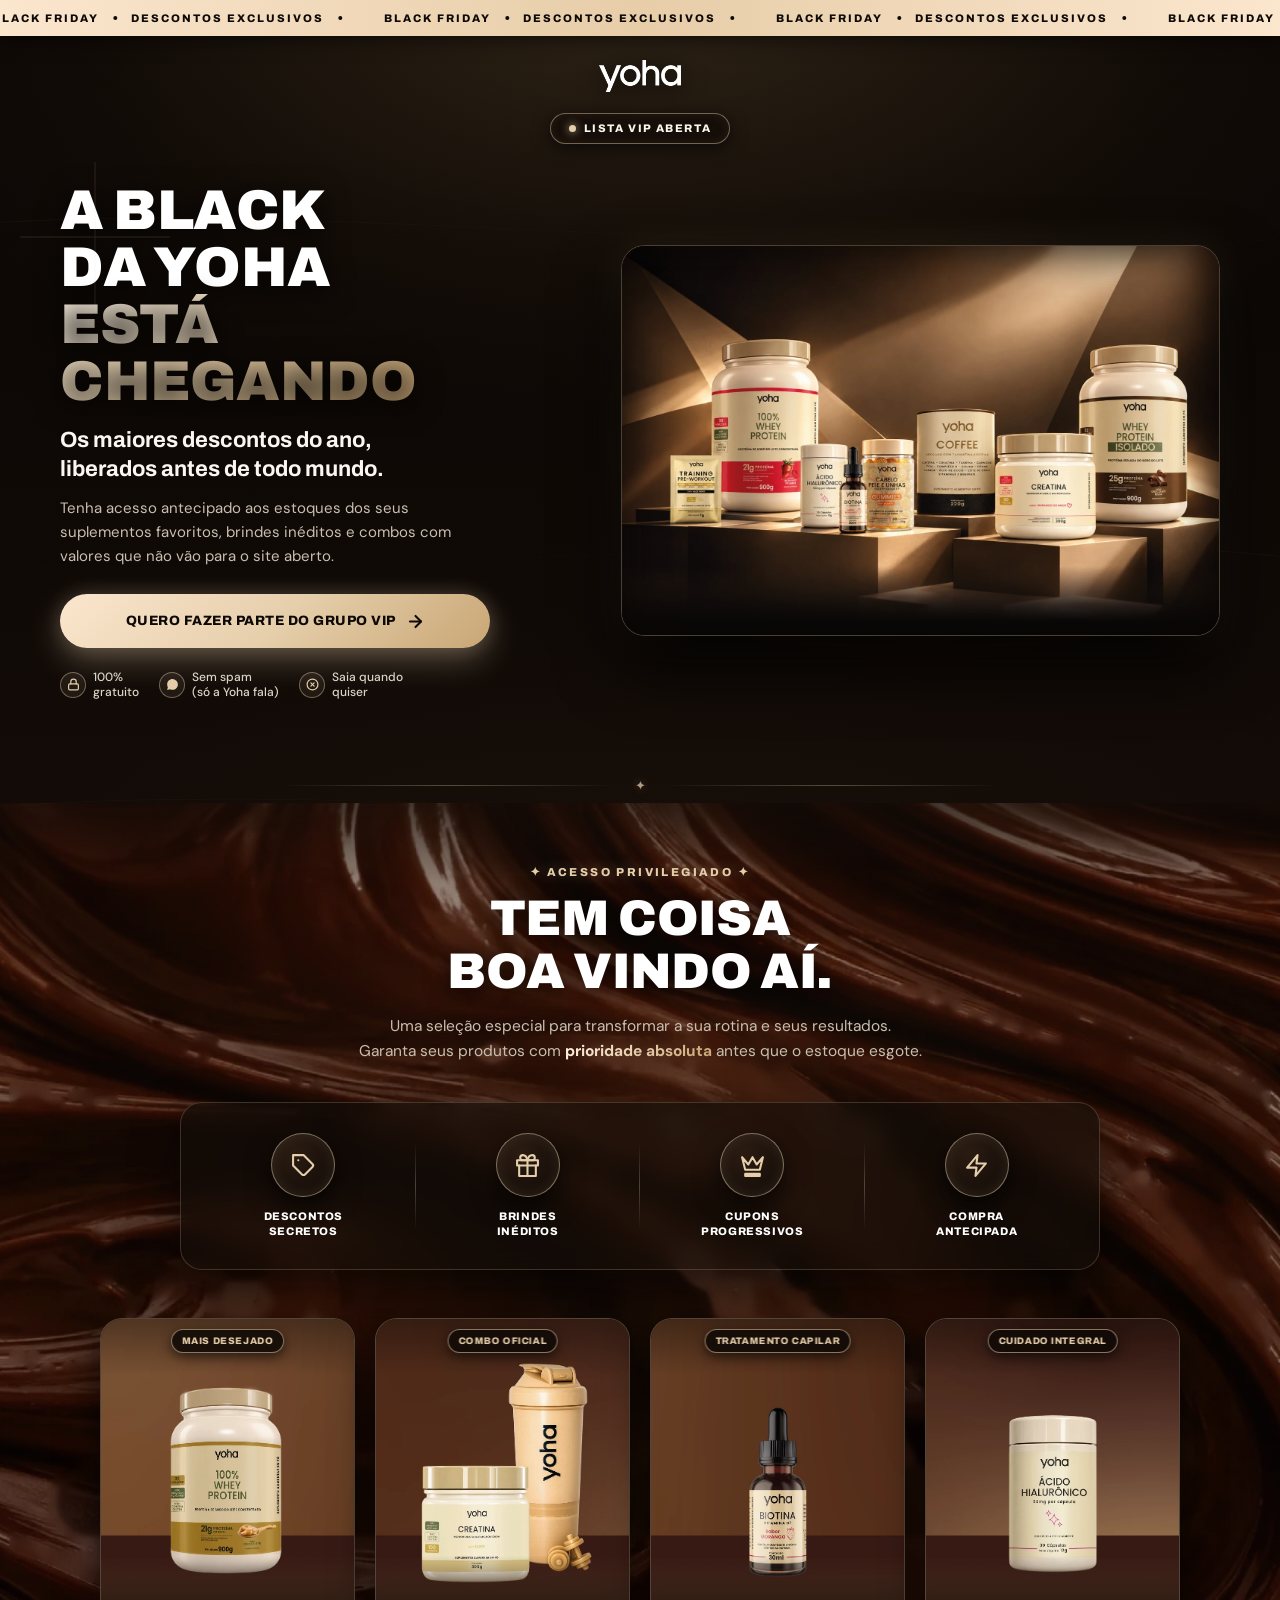
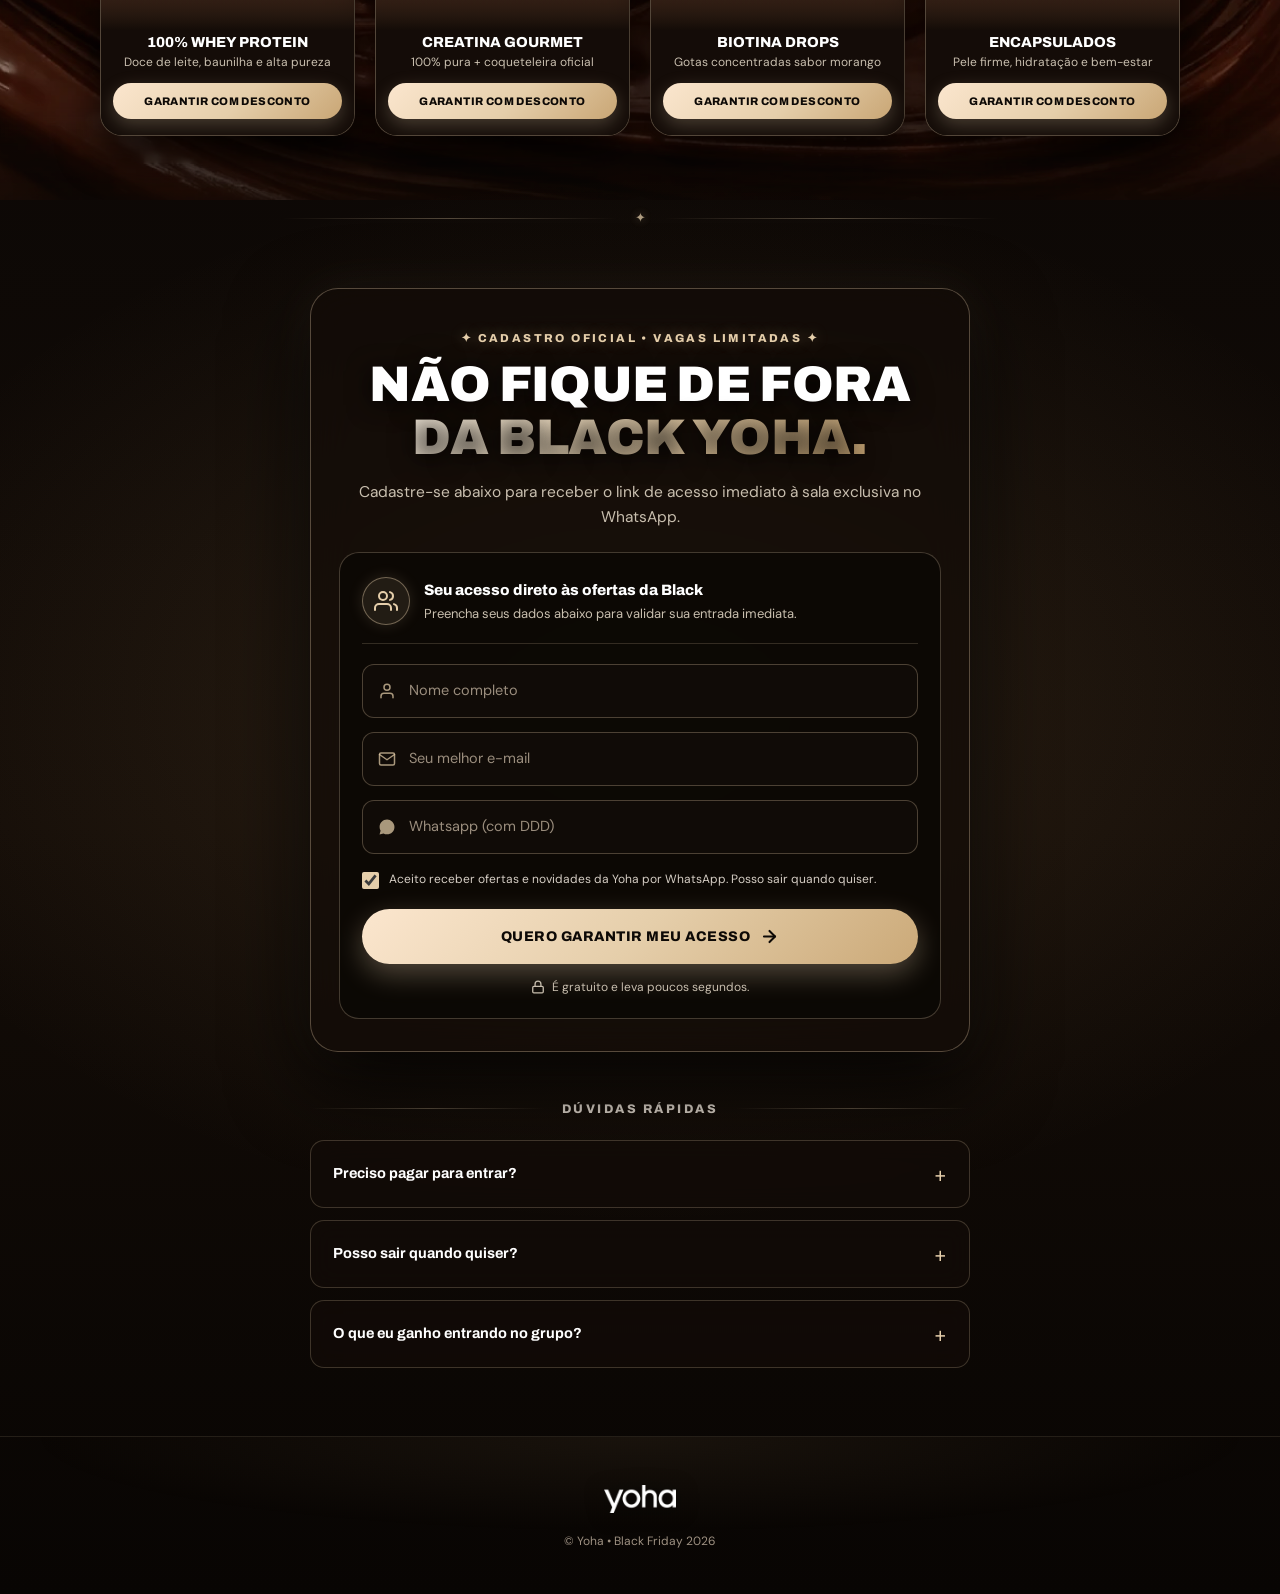
<file: index.html>
<!DOCTYPE html>
<html lang="pt-BR">
<head>
  <!-- Google Tag Manager -->
  <script>(function(w,d,s,l,i){w[l]=w[l]||[];w[l].push({'gtm.start':
  new Date().getTime(),event:'gtm.js'});var f=d.getElementsByTagName(s)[0],
  j=d.createElement(s),dl=l!='dataLayer'?'&l='+l:'';j.async=true;j.src=
  'https://www.googletagmanager.com/gtm.js?id='+i+dl;f.parentNode.insertBefore(j,f);
  })(window,document,'script','dataLayer','GTM-KWT8QC6T');</script>
  <!-- End Google Tag Manager -->

  <meta charset="UTF-8">
  <meta name="viewport" content="width=device-width, initial-scale=1.0, viewport-fit=cover">
  <meta name="robots" content="noindex, nofollow">
  <meta name="theme-color" content="#0A0705">
  <title>Black Friday Yoha | A Black da Yoha Está Chegando</title>
  <meta name="description" content="A Black da Yoha está chegando. Entre para a lista VIP e descubra em primeira mão ofertas especiais, surpresas e condições exclusivas no WhatsApp.">

  <!-- Favicon Yoha -->
  <link rel="icon" type="image/png" href="assets/yoha-logo-black.png">

  <!-- Design System Oficial Yoha -->
  <link rel="stylesheet" href="css/yoha-ds.css">

  <style>
    /* ========================================================================
       BLACK FRIDAY YOHA — DESIGN SYSTEM LUXURY CONTINUUM (v4.0)
       Fundo contínuo em chocolate amargo & ouro champagne, transições suaves
       sem recortes secos, imagens de estúdio em alta definição.
       ======================================================================== */
    :root {
      --gold-hi: #FFF3E2;
      --gold: #E5CEAA;
      --gold-mid: #CFAF80;
      --gold-deep: #B5915F;
      --bg-dark: #090604;
      --bg-espresso: #120B07;
      --bg-card: #140C08;
      --glass-surface: rgba(22, 14, 9, 0.84);
      --glass-surface-hover: rgba(30, 19, 12, 0.94);
      --border-gold: rgba(229, 206, 170, 0.38);
      --border-gold-subtle: rgba(229, 206, 170, 0.18);
      --text-white: #FAF6F0;
      --text-muted: #C9BFAF;
      --text-dim: #9A8D7D;
      --font-display: 'Rebond Grotesque', 'Archivo', 'Poppins', sans-serif;
      --font-body: 'DM Sans', -apple-system, BlinkMacSystemFont, sans-serif;
    }

    * {
      box-sizing: border-box;
      margin: 0;
      padding: 0;
    }

    html {
      scroll-behavior: smooth;
      scroll-padding-top: 24px;
    }

    body {
      background-color: var(--bg-dark);
      background-image:
        radial-gradient(ellipse 90% 550px at 50% 0%, rgba(196, 154, 98, 0.20) 0%, rgba(110, 72, 38, 0.08) 48%, transparent 75%),
        radial-gradient(ellipse 85% 650px at 50% 36%, rgba(175, 122, 68, 0.16) 0%, rgba(92, 56, 28, 0.06) 52%, transparent 78%),
        radial-gradient(ellipse 85% 700px at 50% 72%, rgba(196, 154, 98, 0.15) 0%, transparent 75%),
        linear-gradient(180deg, #090604 0%, #120B07 24%, #0B0705 50%, #130C07 76%, #080503 100%);
      color: var(--text-white);
      font-family: var(--font-body);
      overflow-x: hidden;
      -webkit-font-smoothing: antialiased;
      line-height: 1.5;
      position: relative;
    }

    /* Ondas orgânicas vetoriais sutis de fundo (100% limpas, sem texto) */
    .ambient-silk-waves {
      position: fixed;
      inset: 0;
      width: 100%;
      height: 100%;
      pointer-events: none;
      z-index: 0;
      opacity: 0.35;
    }

    /* ------------------------------------------------------------------------
       1. LETREIRO CONTÍNUO DO TOPO (.pos-ticker)
       ------------------------------------------------------------------------ */
    .pos-ticker {
      background: linear-gradient(90deg, #FBE6CE 0%, #E7CDA8 50%, #FBE6CE 100%);
      color: #0D0906;
      height: 36px;
      display: flex;
      align-items: center;
      overflow: hidden;
      font-family: var(--font-display);
      font-size: 11px;
      font-weight: 800;
      letter-spacing: 2px;
      text-transform: uppercase;
      box-shadow: 0 4px 20px rgba(0, 0, 0, 0.55);
      position: relative;
      z-index: 30;
    }

    .pos-ticker__viewport {
      width: 100%;
      overflow: hidden;
      white-space: nowrap;
    }

    .pos-ticker__track {
      display: inline-flex;
      white-space: nowrap;
      will-change: transform;
    }

    .pos-ticker__group {
      display: inline-flex;
      align-items: center;
      white-space: nowrap;
    }

    .pos-ticker__item {
      display: inline-flex;
      align-items: center;
      padding: 0 14px;
    }

    .pos-ticker__bullet {
      display: inline-block;
      width: 4px;
      height: 4px;
      background: #0D0906;
      border-radius: 50%;
      margin: 0 14px;
    }

    /* ------------------------------------------------------------------------
       2. CABEÇALHO COM LOGOMARCA OFICIAL YOHA (.pos-header)
       ------------------------------------------------------------------------ */
    .pos-header {
      padding: 24px 20px 10px;
      text-align: center;
      position: relative;
      z-index: 20;
      display: flex;
      flex-direction: column;
      align-items: center;
      gap: 14px;
    }

    .pos-header__logo {
      height: 32px;
      width: auto;
      display: inline-block;
      filter: drop-shadow(0 2px 12px rgba(0, 0, 0, 0.9));
      transition: opacity 0.25s ease, transform 0.25s ease;
    }

    .pos-header__logo:hover {
      opacity: 0.92;
      transform: scale(1.02);
    }

    /* Badge VIP Aberta centralizada abaixo da logo como na referência */
    .hero-badge {
      display: inline-flex;
      align-items: center;
      gap: 8px;
      background: rgba(20, 13, 8, 0.9);
      border: 1px solid rgba(229, 206, 170, 0.45);
      padding: 6px 18px;
      border-radius: 50px;
      font-family: var(--font-display);
      font-size: 11px;
      font-weight: 800;
      letter-spacing: 1.6px;
      text-transform: uppercase;
      color: var(--text-white);
      box-shadow: 0 4px 18px rgba(0, 0, 0, 0.65), inset 0 0 12px rgba(229, 206, 170, 0.08);
    }

    .hero-badge__dot {
      width: 7px;
      height: 7px;
      background: var(--gold);
      border-radius: 50%;
      box-shadow: 0 0 10px var(--gold);
      animation: pulseDot 2s infinite ease-in-out;
    }

    @keyframes pulseDot {
      0%, 100% { opacity: 1; transform: scale(1); }
      50% { opacity: 0.35; transform: scale(0.8); }
    }

    /* ------------------------------------------------------------------------
       3. DOBRA 1: HERO MASTER (.pos-hero)
       Layout 2 colunas no Desktop (igual referência) e empilhado no Mobile
       ------------------------------------------------------------------------ */
    .pos-hero {
      position: relative;
      padding: 18px 20px 56px;
      z-index: 10;
    }

    .pos-hero__container {
      max-width: 1160px;
      margin: 0 auto;
      display: grid;
      grid-template-columns: 1fr;
      gap: 32px;
      align-items: center;
      position: relative;
    }

    @media (min-width: 960px) {
      .pos-hero {
        padding: 28px 32px 68px;
      }
      .pos-hero__container {
        grid-template-columns: 1.02fr 1.18fr;
        gap: 44px;
      }
    }

    /* Coluna de Texto do Hero */
    .pos-hero__copy {
      display: flex;
      flex-direction: column;
      align-items: center;
      text-align: center;
      position: relative;
      z-index: 3;
    }

    @media (min-width: 960px) {
      .pos-hero__copy {
        align-items: flex-start;
        text-align: left;
      }
    }

    /* Cruz decorativa sutil de estúdio */
    .pos-deco-cross {
      position: absolute;
      pointer-events: none;
      z-index: 0;
      opacity: 0.16;
      width: 150px;
      height: 150px;
      top: -20px;
      left: -40px;
    }

    .hero-title {
      font-family: var(--font-display);
      font-size: clamp(34px, 7.5vw, 56px);
      line-height: 1.02;
      font-weight: 900;
      text-transform: uppercase;
      margin: 0 0 16px;
      letter-spacing: -0.5px;
      color: #FFFFFF;
      text-shadow: 0 6px 28px rgba(0, 0, 0, 0.9);
    }

    .hl-gold {
      color: var(--gold);
      background: linear-gradient(135deg, #FFF5E6 0%, #E5CEAA 50%, #C6A371 100%);
      -webkit-background-clip: text;
      -webkit-text-fill-color: transparent;
    }

    .hero-lead {
      font-family: var(--font-display);
      font-size: clamp(17px, 3.8vw, 22px);
      font-weight: 700;
      color: var(--text-white);
      margin: 0 0 12px;
      line-height: 1.32;
      max-width: 30ch;
    }

    .hero-desc {
      font-size: 15px;
      line-height: 1.6;
      color: var(--text-muted);
      margin: 0 0 26px;
      max-width: 42ch;
    }

    /* Botão CTA Principal */
    .hero-btn-cta {
      display: inline-flex;
      align-items: center;
      justify-content: center;
      gap: 10px;
      background: linear-gradient(135deg, #FBE6CE 0%, #E5CEAA 52%, #C9A675 100%);
      color: #0D0906;
      font-family: var(--font-display);
      font-size: clamp(11.5px, 3.2vw, 13.5px);
      font-weight: 800;
      text-transform: uppercase;
      letter-spacing: 0.5px;
      padding: 17px 24px;
      border-radius: 50px;
      text-decoration: none;
      white-space: nowrap;
      box-shadow: 0 12px 32px rgba(229, 206, 170, 0.32), 0 0 20px rgba(229, 206, 170, 0.18);
      transition: all 0.28s cubic-bezier(0.16, 1, 0.3, 1);
      cursor: pointer;
      width: 100%;
      max-width: 430px;
      position: relative;
      overflow: hidden;
    }

    .hero-btn-cta::after {
      content: '';
      position: absolute;
      top: -50%;
      left: -60%;
      width: 40%;
      height: 200%;
      background: linear-gradient(90deg, transparent, rgba(255, 255, 255, 0.45), transparent);
      transform: rotate(25deg);
      animation: btnShine 4.5s infinite ease-in-out;
    }

    @keyframes btnShine {
      0%, 70% { left: -60%; }
      100% { left: 160%; }
    }

    .hero-btn-cta:hover {
      transform: translateY(-2px);
      box-shadow: 0 16px 38px rgba(229, 206, 170, 0.48), 0 0 28px rgba(229, 206, 170, 0.28);
    }

    /* Barra de Confiança abaixo do botão com ícones circulares dourados */
    .hero-trust-bar {
      display: flex;
      flex-wrap: nowrap;
      align-items: center;
      justify-content: center;
      gap: 12px;
      margin-top: 22px;
      width: 100%;
    }

    @media (min-width: 960px) {
      .hero-trust-bar {
        justify-content: flex-start;
        gap: 20px;
      }
    }

    .hero-trust-item {
      display: inline-flex;
      align-items: center;
      gap: 7px;
      font-size: clamp(10.5px, 2.7vw, 12px);
      color: #DDD4C8;
      font-weight: 500;
      line-height: 1.22;
      text-align: left;
    }

    .hero-trust-icon {
      width: 26px;
      height: 26px;
      border-radius: 50%;
      border: 1px solid rgba(229, 206, 170, 0.42);
      background: rgba(229, 206, 170, 0.08);
      display: inline-flex;
      align-items: center;
      justify-content: center;
      color: var(--gold);
      flex-shrink: 0;
    }

    /* Palco Visual do Hero (Imagem 1600x1043 Ultra HD sem borda chapada) */
    .hero-stage {
      position: relative;
      width: 100%;
      z-index: 2;
    }

    .hero-stage__glow {
      position: absolute;
      inset: -20px 0;
      background: radial-gradient(ellipse 70% 65% at 50% 50%, rgba(229, 206, 170, 0.28) 0%, rgba(168, 118, 66, 0.12) 50%, transparent 78%);
      pointer-events: none;
      z-index: 0;
      filter: blur(28px);
    }

    .hero-stage__visual {
      position: relative;
      z-index: 2;
      border-radius: 24px;
      overflow: hidden;
      border: 1px solid rgba(229, 206, 170, 0.28);
      box-shadow: 0 28px 65px rgba(0, 0, 0, 0.92), 0 0 40px rgba(201, 169, 120, 0.12);
      background: #0D0805;
    }

    /* Vinheta interna suave para fundir o palco ao ambiente escuro */
    .hero-stage__visual::after {
      content: '';
      position: absolute;
      inset: 0;
      pointer-events: none;
      box-shadow: inset 0 0 36px 8px rgba(9, 6, 4, 0.75);
      background: linear-gradient(180deg, rgba(9, 6, 4, 0.18) 0%, transparent 18%, transparent 82%, rgba(9, 6, 4, 0.55) 100%);
      z-index: 2;
    }

    .hero-stage__visual picture,
    .hero-stage__visual img {
      display: block;
      width: 100%;
      height: auto;
    }

    /* ------------------------------------------------------------------------
       4. DIVISOR ORNAMENTAL LUXURY ENTRE SEÇÕES (Sem cortes retos)
       ------------------------------------------------------------------------ */
    .pos-ornament-divider {
      position: relative;
      max-width: 760px;
      margin: 0 auto;
      padding: 8px 20px;
      display: flex;
      align-items: center;
      justify-content: center;
      gap: 16px;
      z-index: 10;
    }

    .pos-ornament-divider::before,
    .pos-ornament-divider::after {
      content: '';
      flex: 1;
      height: 1px;
      background: linear-gradient(90deg, transparent, rgba(229, 206, 170, 0.32), transparent);
    }

    .pos-ornament-divider__star {
      color: var(--gold);
      font-size: 13px;
      opacity: 0.75;
      text-shadow: 0 0 10px rgba(229, 206, 170, 0.5);
    }

    /* ------------------------------------------------------------------------
       5. DOBRA 2: "TEM COISA BOA VINDO AÍ" + 4 ÍCONES + 4 CARDS FULL-BLEED
       ------------------------------------------------------------------------ */
    .pos-features {
      position: relative;
      padding: 56px 20px 64px;
      text-align: center;
      z-index: 10;
      overflow: hidden;
    }

    /* Textura de chocolate fluida limpa de estúdio (sem texto, sem cortes retos) */
    .pos-features__chocolate-bg {
      position: absolute;
      inset: -50px 0;
      background-image: url('assets/chocolate-texture-clean.webp');
      background-position: center 20%;
      background-repeat: no-repeat;
      background-size: cover;
      opacity: 0.58;
      filter: contrast(1.12) brightness(1.15);
      pointer-events: none;
      z-index: 0;
      mask-image: linear-gradient(180deg, transparent 0%, black 12%, black 86%, transparent 100%);
      -webkit-mask-image: linear-gradient(180deg, transparent 0%, black 12%, black 86%, transparent 100%);
    }

    .pos-features__container {
      max-width: 1120px;
      margin: 0 auto;
      position: relative;
    }

    .pos-eyebrow {
      display: inline-block;
      font-family: var(--font-display);
      font-size: 11.5px;
      font-weight: 800;
      letter-spacing: 2.4px;
      text-transform: uppercase;
      color: var(--gold);
      margin-bottom: 12px;
      text-shadow: 0 0 14px rgba(229, 206, 170, 0.4);
    }

    .pos-sec-heading {
      font-family: var(--font-display);
      font-size: clamp(30px, 7vw, 50px);
      line-height: 1.05;
      font-weight: 900;
      text-transform: uppercase;
      color: #FFFFFF;
      margin: 0 0 16px;
      letter-spacing: -0.4px;
      text-shadow: 0 4px 24px rgba(0, 0, 0, 0.9);
    }

    .pos-sec-sub {
      font-size: 15.5px;
      line-height: 1.62;
      color: var(--text-muted);
      max-width: 54ch;
      margin: 0 auto 38px;
    }

    /* 4 Círculos de Benefícios com divisórias verticais sutis como na referência */
    .pos-features-grid {
      display: grid;
      grid-template-columns: repeat(4, 1fr);
      gap: 0;
      max-width: 920px;
      margin: 0 auto 48px;
      padding: 20px 10px;
      border-radius: 22px;
      background: rgba(18, 12, 8, 0.68);
      border: 1px solid rgba(229, 206, 170, 0.2);
      box-shadow: 0 18px 45px rgba(0, 0, 0, 0.65);
      backdrop-filter: blur(12px);
      -webkit-backdrop-filter: blur(12px);
    }

    .pos-feat-item {
      display: flex;
      flex-direction: column;
      align-items: center;
      text-align: center;
      padding: 10px 14px;
      position: relative;
    }

    @media (min-width: 721px) {
      .pos-feat-item:not(:last-child)::after {
        content: '';
        position: absolute;
        right: 0;
        top: 15%;
        height: 70%;
        width: 1px;
        background: linear-gradient(180deg, transparent, rgba(229, 206, 170, 0.28), transparent);
      }
    }

    @media (max-width: 720px) {
      .pos-features-grid {
        grid-template-columns: repeat(2, 1fr);
        gap: 18px 8px;
        padding: 20px 12px;
      }
    }

    .pos-feat-circle {
      width: 64px;
      height: 64px;
      border-radius: 50%;
      background: radial-gradient(circle at 35% 30%, rgba(44, 29, 19, 0.95), rgba(16, 10, 6, 0.98));
      border: 1px solid rgba(229, 206, 170, 0.5);
      box-shadow: 0 10px 26px rgba(0, 0, 0, 0.75), inset 0 0 14px rgba(229, 206, 170, 0.12);
      display: flex;
      align-items: center;
      justify-content: center;
      margin-bottom: 12px;
      color: var(--gold);
      transition: all 0.3s cubic-bezier(0.16, 1, 0.3, 1);
    }

    .pos-feat-item:hover .pos-feat-circle {
      transform: translateY(-3px) scale(1.05);
      border-color: var(--gold);
      box-shadow: 0 14px 32px rgba(0, 0, 0, 0.85), 0 0 20px rgba(229, 206, 170, 0.35);
    }

    .pos-feat-label {
      font-family: var(--font-display);
      font-size: 11px;
      font-weight: 800;
      line-height: 1.32;
      color: #FFFFFF;
      text-transform: uppercase;
      letter-spacing: 0.6px;
      max-width: 15ch;
    }

    /* ------------------------------------------------------------------------
       VITRINE DOS 4 CARDS DE PRODUTOS EM ALTA DEFINIÇÃO (100% SEM CORTE)
       ------------------------------------------------------------------------ */
    .pos-products-shelf {
      display: grid;
      grid-template-columns: repeat(2, 1fr);
      gap: 16px;
      max-width: 1080px;
      margin: 0 auto;
    }

    @media (min-width: 880px) {
      .pos-products-shelf {
        grid-template-columns: repeat(4, 1fr);
        gap: 20px;
      }
    }

    @media (max-width: 400px) {
      .pos-products-shelf {
        gap: 12px;
      }
    }

    .pos-prod-card {
      background: var(--bg-card);
      border: 1px solid rgba(229, 206, 170, 0.3);
      border-radius: 22px;
      padding: 0;
      display: flex;
      flex-direction: column;
      text-decoration: none;
      color: inherit;
      position: relative;
      overflow: hidden;
      transition: all 0.32s cubic-bezier(0.16, 1, 0.3, 1);
      box-shadow: 0 18px 42px rgba(0, 0, 0, 0.75);
    }

    .pos-prod-card:hover {
      transform: translateY(-5px);
      border-color: var(--gold);
      box-shadow: 0 24px 52px rgba(0, 0, 0, 0.9), 0 0 28px rgba(229, 206, 170, 0.2);
    }

    /* Área de imagem full-bleed na proporção exata 667x821 das fotos de estúdio */
    .pos-prod-card__media {
      position: relative;
      width: 100%;
      aspect-ratio: 667 / 821;
      overflow: hidden;
      background: #3B2314;
      flex-shrink: 0;
    }

    .pos-prod-card__media picture {
      display: block;
      width: 100%;
      height: 100%;
    }

    .pos-prod-card__media img {
      display: block;
      width: 100%;
      height: 100%;
      object-fit: cover;
      object-position: center center;
      transition: transform 0.45s cubic-bezier(0.16, 1, 0.3, 1);
    }

    .pos-prod-card:hover .pos-prod-card__media img {
      transform: scale(1.04);
    }

    /* Gradiente sutil que funde a base da foto de estúdio ao corpo escuro do card */
    .pos-prod-card__media::after {
      content: '';
      position: absolute;
      inset: 0;
      background: linear-gradient(
        180deg,
        rgba(10, 7, 5, 0.38) 0%,
        transparent 18%,
        transparent 76%,
        var(--bg-card) 100%
      );
      pointer-events: none;
      z-index: 1;
    }

    .pos-prod-card__tag {
      position: absolute;
      top: 10px;
      left: 50%;
      transform: translateX(-50%);
      z-index: 2;
      background: rgba(16, 10, 6, 0.88);
      border: 1px solid rgba(229, 206, 170, 0.55);
      color: var(--gold);
      font-family: var(--font-display);
      font-size: clamp(8.5px, 2.2vw, 9.5px);
      font-weight: 800;
      letter-spacing: 0.6px;
      text-transform: uppercase;
      padding: 4px 10px;
      border-radius: 40px;
      white-space: nowrap;
      box-shadow: 0 4px 12px rgba(0, 0, 0, 0.6);
      backdrop-filter: blur(8px);
      -webkit-backdrop-filter: blur(8px);
    }

    .pos-prod-card__body {
      padding: 4px 12px 16px;
      background: var(--bg-card);
      display: flex;
      flex-direction: column;
      align-items: center;
      text-align: center;
      flex: 1;
      justify-content: flex-end;
      position: relative;
      z-index: 2;
    }

    .pos-prod-card__title {
      font-family: var(--font-display);
      font-size: clamp(12.5px, 3.4vw, 14.5px);
      font-weight: 800;
      text-transform: uppercase;
      color: #FFFFFF;
      margin-bottom: 4px;
      line-height: 1.2;
    }

    .pos-prod-card__sub {
      font-size: clamp(11px, 2.8vw, 12px);
      color: var(--text-muted);
      margin-bottom: 12px;
      line-height: 1.3;
    }

    .pos-prod-card__btn {
      width: 100%;
      background: linear-gradient(135deg, #FBE6CE 0%, #E5CEAA 55%, #C9A675 100%);
      color: #0D0906;
      font-family: var(--font-display);
      font-size: clamp(9.5px, 2.6vw, 11px);
      font-weight: 800;
      letter-spacing: 0.4px;
      text-transform: uppercase;
      padding: 10px 8px;
      border-radius: 30px;
      text-align: center;
      white-space: nowrap;
      box-shadow: 0 6px 18px rgba(229, 206, 170, 0.25);
      transition: all 0.25s ease;
    }

    .pos-prod-card:hover .pos-prod-card__btn {
      background: var(--gold-hi);
      box-shadow: 0 8px 22px rgba(229, 206, 170, 0.42);
    }

    /* ------------------------------------------------------------------------
       6. DOBRA 3: FORMULÁRIO VIP (.pos-signup)
       ------------------------------------------------------------------------ */
    .pos-signup {
      position: relative;
      padding: 52px 20px 56px;
      text-align: center;
      z-index: 10;
    }

    .pos-signup__inner {
      max-width: 660px;
      margin: 0 auto;
    }

    /* Moldura Externa Glassmorphism + Card VIP do Formulário */
    .pos-signup-frame {
      background: rgba(18, 12, 8, 0.72);
      border: 1px solid rgba(229, 206, 170, 0.32);
      border-radius: 28px;
      padding: 36px 28px 32px;
      box-shadow: 0 30px 80px rgba(0, 0, 0, 0.9), 0 0 50px rgba(229, 206, 170, 0.08);
      backdrop-filter: blur(20px);
      -webkit-backdrop-filter: blur(20px);
    }

    @media (max-width: 520px) {
      .pos-signup-frame {
        padding: 28px 16px 24px;
        border-radius: 24px;
      }
    }

    .card-vip-box {
      background: rgba(12, 8, 5, 0.88);
      border: 1px solid rgba(229, 206, 170, 0.26);
      border-radius: 20px;
      padding: 24px 22px 22px;
      margin-top: 22px;
      text-align: left;
    }

    @media (max-width: 480px) {
      .card-vip-box {
        padding: 20px 16px 18px;
      }
    }

    .card-vip-banner {
      display: flex;
      align-items: center;
      gap: 14px;
      margin-bottom: 20px;
      padding-bottom: 18px;
      border-bottom: 1px solid var(--border-gold-subtle);
    }

    .card-vip-banner__icon {
      width: 48px;
      height: 48px;
      border-radius: 50%;
      background: rgba(229, 206, 170, 0.1);
      border: 1px solid rgba(229, 206, 170, 0.42);
      display: flex;
      align-items: center;
      justify-content: center;
      color: var(--gold);
      flex-shrink: 0;
      box-shadow: 0 0 15px rgba(229, 206, 170, 0.14);
    }

    .card-vip-banner__title {
      font-family: var(--font-display);
      font-size: 15px;
      font-weight: 800;
      color: #FFFFFF;
      margin: 0 0 3px;
    }

    .card-vip-banner__desc {
      font-size: 13px;
      color: var(--text-muted);
      margin: 0;
    }

    /* Campos de Entrada com Ícone Embutido */
    .pos-input-wrap {
      position: relative;
      margin-bottom: 14px;
    }

    .pos-input-icon {
      position: absolute;
      left: 16px;
      top: 50%;
      transform: translateY(-50%);
      color: rgba(229, 206, 170, 0.72);
      pointer-events: none;
      width: 18px;
      height: 18px;
    }

    .pos-field input {
      width: 100%;
      background: rgba(18, 12, 8, 0.92);
      border: 1px solid rgba(229, 206, 170, 0.28);
      border-radius: 12px;
      padding: 15px 16px 15px 46px;
      color: #FFFFFF;
      font-size: 14.5px;
      font-family: var(--font-body);
      box-sizing: border-box;
      outline: none;
      transition: all 0.25s ease;
    }

    .pos-field input::placeholder {
      color: #9A8D7D;
    }

    .pos-field input:focus {
      border-color: var(--gold);
      box-shadow: 0 0 16px rgba(229, 206, 170, 0.26);
      background: rgba(24, 16, 10, 0.98);
    }

    .pos-field.is-err input {
      border-color: #E57373;
      box-shadow: 0 0 12px rgba(229, 115, 115, 0.3);
    }

    .pos-field.is-ok input {
      border-color: rgba(129, 199, 132, 0.65);
    }

    .pos-field__err {
      display: block;
      color: #EF9A9A;
      font-size: 12px;
      margin-top: 5px;
      padding-left: 6px;
    }

    /* Consentimento */
    .pos-consent {
      margin: 16px 0 20px;
    }

    .pos-consent__label {
      display: flex;
      align-items: flex-start;
      gap: 10px;
      font-size: 12px;
      color: #D6CEC5;
      line-height: 1.5;
      cursor: pointer;
    }

    .pos-consent__input {
      accent-color: var(--gold);
      margin-top: 2px;
      width: 17px;
      height: 17px;
      flex-shrink: 0;
    }

    /* Botão de Envio do Formulário */
    .pos-btn-submit {
      width: 100%;
      background: linear-gradient(135deg, #FBE6CE 0%, #E5CEAA 50%, #CBA978 100%);
      color: #0D0906;
      border: none;
      border-radius: 50px;
      padding: 17px 20px;
      font-family: var(--font-display);
      font-size: clamp(12px, 3.4vw, 14px);
      font-weight: 800;
      text-transform: uppercase;
      letter-spacing: 0.5px;
      white-space: nowrap;
      cursor: pointer;
      display: flex;
      align-items: center;
      justify-content: center;
      gap: 10px;
      box-shadow: 0 10px 28px rgba(229, 206, 170, 0.32);
      transition: all 0.25s cubic-bezier(0.16, 1, 0.3, 1);
    }

    .pos-btn-submit:hover:not(:disabled) {
      transform: translateY(-2px);
      box-shadow: 0 14px 34px rgba(229, 206, 170, 0.48);
    }

    .pos-btn-submit:disabled {
      opacity: 0.65;
      cursor: not-allowed;
      transform: none;
    }

    .pos-lock-sub {
      display: flex;
      align-items: center;
      justify-content: center;
      gap: 7px;
      font-size: 12px;
      color: var(--text-muted);
      margin-top: 14px;
      text-align: center;
    }

    /* Estado de Confirmação */
    .pos-confirmation {
      text-align: center;
      padding: 26px 14px 18px;
    }

    .pos-confirmation__icon {
      width: 60px;
      height: 60px;
      border-radius: 50%;
      background: rgba(37, 211, 102, 0.15);
      border: 1px solid rgba(37, 211, 102, 0.5);
      color: #25D366;
      display: flex;
      align-items: center;
      justify-content: center;
      margin: 0 auto 16px;
      box-shadow: 0 0 20px rgba(37, 211, 102, 0.3);
    }

    /* ------------------------------------------------------------------------
       7. DOBRA 4: DÚVIDAS RÁPIDAS (FAQ) (.pos-faq-section)
       ------------------------------------------------------------------------ */
    .pos-faq-section {
      max-width: 660px;
      margin: 48px auto 0;
    }

    .pos-faq-heading {
      display: flex;
      align-items: center;
      justify-content: center;
      gap: 16px;
      font-family: var(--font-display);
      font-size: 12.5px;
      font-weight: 800;
      letter-spacing: 2.5px;
      text-transform: uppercase;
      color: #E2D9CE;
      margin-bottom: 22px;
    }

    .pos-faq-heading::before,
    .pos-faq-heading::after {
      content: '';
      flex: 1;
      height: 1px;
      background: linear-gradient(90deg, transparent, rgba(229, 206, 170, 0.35), transparent);
    }

    .pos-faq-item {
      background: rgba(18, 12, 8, 0.72);
      border: 1px solid rgba(229, 206, 170, 0.22);
      border-radius: 14px;
      margin-bottom: 12px;
      overflow: hidden;
      transition: all 0.25s ease;
      text-align: left;
      backdrop-filter: blur(12px);
      -webkit-backdrop-filter: blur(12px);
    }

    .pos-faq-item[open] {
      border-color: rgba(229, 206, 170, 0.52);
      background: rgba(26, 17, 11, 0.9);
      box-shadow: 0 8px 24px rgba(0, 0, 0, 0.6);
    }

    .pos-faq-summary {
      display: flex;
      align-items: center;
      justify-content: space-between;
      padding: 18px 22px;
      font-family: var(--font-display);
      font-size: 14.5px;
      font-weight: 700;
      color: #FFFFFF;
      cursor: pointer;
      list-style: none;
    }

    .pos-faq-summary::-webkit-details-marker {
      display: none;
    }

    .pos-faq-icon {
      font-size: 20px;
      color: var(--gold);
      font-weight: 400;
      transition: transform 0.28s cubic-bezier(0.16, 1, 0.3, 1);
      margin-left: 12px;
    }

    .pos-faq-item[open] .pos-faq-icon {
      transform: rotate(45deg);
    }

    .pos-faq-content {
      padding: 0 22px 18px;
      font-size: 14px;
      line-height: 1.6;
      color: var(--text-muted);
    }

    /* ------------------------------------------------------------------------
       8. RODAPÉ (.pos-footer)
       ------------------------------------------------------------------------ */
    .pos-footer {
      padding: 48px 20px 44px;
      text-align: center;
      position: relative;
      z-index: 10;
      border-top: 1px solid rgba(229, 206, 170, 0.12);
      background: radial-gradient(ellipse 60% 120px at 50% 0%, rgba(201, 169, 120, 0.08) 0%, transparent 80%);
    }

    .pos-footer__logo {
      height: 28px;
      width: auto;
      display: inline-block;
      margin: 0 auto 12px;
      filter: drop-shadow(0 2px 10px rgba(0, 0, 0, 0.8));
    }

    .pos-footer__copy {
      font-size: 12px;
      color: #9E9182;
      margin: 0;
    }

    /* Acessibilidade */
    .sr-only {
      position: absolute;
      width: 1px;
      height: 1px;
      padding: 0;
      margin: -1px;
      overflow: hidden;
      clip: rect(0, 0, 0, 0);
      white-space: nowrap;
      border-width: 0;
    }
  </style>
</head>
<body>
  <!-- Google Tag Manager (noscript) -->
  <noscript><iframe src="https://www.googletagmanager.com/ns.html?id=GTM-KWT8QC6T"
  height="0" width="0" style="display:none;visibility:hidden"></iframe></noscript>
  <!-- End Google Tag Manager (noscript) -->

  <!-- Ondas de seda dourada/chocolate 100% vetoriais e limpas no fundo -->
  <svg class="ambient-silk-waves" viewBox="0 0 1440 2400" fill="none" preserveAspectRatio="none" aria-hidden="true">
    <defs>
      <linearGradient id="silkGrad1" x1="0%" y1="0%" x2="100%" y2="100%">
        <stop offset="0%" stop-color="#C9A26B" stop-opacity="0.28"/>
        <stop offset="50%" stop-color="#7A4924" stop-opacity="0.14"/>
        <stop offset="100%" stop-color="#C9A26B" stop-opacity="0"/>
      </linearGradient>
      <linearGradient id="silkGrad2" x1="100%" y1="0%" x2="0%" y2="100%">
        <stop offset="0%" stop-color="#E5CEAA" stop-opacity="0.22"/>
        <stop offset="55%" stop-color="#6B3D1C" stop-opacity="0.12"/>
        <stop offset="100%" stop-color="#090604" stop-opacity="0"/>
      </linearGradient>
    </defs>
    <path d="M-120 620 C 320 480, 980 780, 1560 560" stroke="url(#silkGrad1)" stroke-width="2.5"/>
    <path d="M-120 660 C 360 510, 940 820, 1560 600" stroke="url(#silkGrad2)" stroke-width="1.2"/>
    <path d="M-120 1460 C 420 1620, 1020 1320, 1560 1520" stroke="url(#silkGrad2)" stroke-width="2.5"/>
    <path d="M-120 2180 C 380 2020, 1040 2320, 1560 2100" stroke="url(#silkGrad1)" stroke-width="2"/>
  </svg>

  <!-- ========================================================================
       1. LETREIRO CONTÍNUO DO TOPO (.pos-ticker)
       ======================================================================== -->
  <div class="pos-ticker" aria-label="Black Friday Yoha: descontos exclusivos">
    <div class="pos-ticker__viewport">
      <div class="pos-ticker__track js-pos-ticker">
        <div class="pos-ticker__group">
          <span class="pos-ticker__item">BLACK FRIDAY <span class="pos-ticker__bullet"></span> DESCONTOS EXCLUSIVOS <span class="pos-ticker__bullet"></span></span>
          <span class="pos-ticker__item">BLACK FRIDAY <span class="pos-ticker__bullet"></span> DESCONTOS EXCLUSIVOS <span class="pos-ticker__bullet"></span></span>
          <span class="pos-ticker__item">BLACK FRIDAY <span class="pos-ticker__bullet"></span> DESCONTOS EXCLUSIVOS <span class="pos-ticker__bullet"></span></span>
          <span class="pos-ticker__item">BLACK FRIDAY <span class="pos-ticker__bullet"></span> DESCONTOS EXCLUSIVOS <span class="pos-ticker__bullet"></span></span>
        </div>
        <div class="pos-ticker__group" aria-hidden="true">
          <span class="pos-ticker__item">BLACK FRIDAY <span class="pos-ticker__bullet"></span> DESCONTOS EXCLUSIVOS <span class="pos-ticker__bullet"></span></span>
          <span class="pos-ticker__item">BLACK FRIDAY <span class="pos-ticker__bullet"></span> DESCONTOS EXCLUSIVOS <span class="pos-ticker__bullet"></span></span>
          <span class="pos-ticker__item">BLACK FRIDAY <span class="pos-ticker__bullet"></span> DESCONTOS EXCLUSIVOS <span class="pos-ticker__bullet"></span></span>
          <span class="pos-ticker__item">BLACK FRIDAY <span class="pos-ticker__bullet"></span> DESCONTOS EXCLUSIVOS <span class="pos-ticker__bullet"></span></span>
        </div>
      </div>
    </div>
  </div>

  <!-- ========================================================================
       2. CABEÇALHO / LOGOMARCA OFICIAL YOHA + BADGE LISTA VIP ABERTA
       ======================================================================== -->
  <header class="pos-header">
    <a href="#topo" aria-label="Yoha Início">
      <img src="assets/yoha-logo-branca.webp" alt="yoha" width="120" height="46" class="pos-header__logo">
    </a>
    <div class="hero-badge">
      <span class="hero-badge__dot" aria-hidden="true"></span>
      <span>LISTA VIP ABERTA</span>
    </div>
  </header>

  <main id="topo">
    <!-- ======================================================================
         3. DOBRA 1: HERO MASTER (2 COLUNAS NO DESKTOP + VITRINE 1600PX HD)
         ====================================================================== -->
    <section class="pos-hero" aria-labelledby="hero-title">
      <div class="pos-hero__container">
        <!-- Coluna Esquerda: Copy + CTA + Selos de Confiança -->
        <div class="pos-hero__copy">
          <svg class="pos-deco-cross" viewBox="0 0 100 100" fill="none" stroke="rgba(229, 206, 170, 0.45)" stroke-width="1.2" aria-hidden="true">
            <line x1="50" y1="0" x2="50" y2="100"></line>
            <line x1="0" y1="50" x2="100" y2="50"></line>
          </svg>

          <h1 class="hero-title" id="hero-title">
            A BLACK<br>
            DA YOHA<br>
            <span class="hl-gold">ESTÁ CHEGANDO</span>
          </h1>

          <p class="hero-lead">
            Os maiores descontos do ano, liberados antes de todo mundo.
          </p>

          <p class="hero-desc">
            Tenha acesso antecipado aos estoques dos seus suplementos favoritos, brindes inéditos e combos com valores que não vão para o site aberto.
          </p>

          <a href="#cadastro" class="hero-btn-cta js-go-signup">
            <span>QUERO FAZER PARTE DO GRUPO VIP</span>
            <svg width="19" height="19" viewBox="0 0 24 24" fill="none" stroke="currentColor" stroke-width="2.6" stroke-linecap="round" stroke-linejoin="round" aria-hidden="true"><line x1="5" y1="12" x2="19" y2="12"></line><polyline points="12 5 19 12 12 19"></polyline></svg>
          </a>

          <div class="hero-trust-bar" aria-label="Vantagens do grupo VIP">
            <div class="hero-trust-item">
              <span class="hero-trust-icon" aria-hidden="true">
                <svg width="13" height="13" viewBox="0 0 24 24" fill="none" stroke="currentColor" stroke-width="2.2" stroke-linecap="round" stroke-linejoin="round"><rect x="3" y="11" width="18" height="11" rx="2" ry="2"></rect><path d="M7 11V7a5 5 0 0 1 10 0v4"></path></svg>
              </span>
              <span>100%<br>gratuito</span>
            </div>
            <div class="hero-trust-item">
              <span class="hero-trust-icon" aria-hidden="true">
                <svg width="13" height="13" viewBox="0 0 24 24" fill="currentColor"><path d="M12.04 2c-5.46 0-9.91 4.45-9.91 9.91 0 1.75.46 3.45 1.32 4.95L2.05 22l5.25-1.38c1.45.79 3.08 1.21 4.74 1.21 5.46 0 9.91-4.45 9.91-9.91 0-2.65-1.03-5.14-2.9-7.01A9.816 9.816 0 0 0 12.04 2z"/></svg>
              </span>
              <span>Sem spam<br>(só a Yoha fala)</span>
            </div>
            <div class="hero-trust-item">
              <span class="hero-trust-icon" aria-hidden="true">
                <svg width="13" height="13" viewBox="0 0 24 24" fill="none" stroke="currentColor" stroke-width="2.2" stroke-linecap="round" stroke-linejoin="round"><circle cx="12" cy="12" r="10"></circle><line x1="15" y1="9" x2="9" y2="15"></line><line x1="9" y1="9" x2="15" y2="15"></line></svg>
              </span>
              <span>Saia quando<br>quiser</span>
            </div>
          </div>
        </div>

        <!-- Coluna Direita: Palco Estúdio 1600x1043 Ultra Nítido -->
        <div class="hero-stage">
          <div class="hero-stage__glow" aria-hidden="true"></div>
          <div class="hero-stage__visual">
            <picture>
              <source type="image/webp" srcset="assets/lineup-showcase.webp">
              <img
                src="assets/lineup-showcase.png"
                alt="Linha completa de produtos Yoha em destaque na Black Friday"
                width="1600"
                height="1043"
                fetchpriority="high"
                decoding="async"
              >
            </picture>
          </div>
        </div>
      </div>
    </section>

    <!-- Divisor Ornamental Sutil -->
    <div class="pos-ornament-divider" aria-hidden="true">
      <span class="pos-ornament-divider__star">✦</span>
    </div>

    <!-- ======================================================================
         4. DOBRA 2: TEM COISA BOA VINDO AÍ (.pos-features)
         ====================================================================== -->
    <section class="pos-features" aria-labelledby="features-title">
      <!-- Textura de chocolate fluida limpa de fundo -->
      <div class="pos-features__chocolate-bg" aria-hidden="true"></div>

      <div class="pos-features__container">
        <span class="pos-eyebrow">✦ ACESSO PRIVILEGIADO ✦</span>
        <h2 class="pos-sec-heading" id="features-title">
          TEM COISA<br>
          BOA VINDO AÍ.
        </h2>
        <p class="pos-sec-sub">
          Uma seleção especial para transformar a sua rotina e seus resultados.<br>
          Garanta seus produtos com <strong class="hl-gold">prioridade absoluta</strong> antes que o estoque esgote.
        </p>

        <!-- 4 Ícones circulares com divisórias verticais -->
        <div class="pos-features-grid">
          <div class="pos-feat-item">
            <div class="pos-feat-circle" aria-hidden="true">
              <svg width="25" height="25" viewBox="0 0 24 24" fill="none" stroke="currentColor" stroke-width="2" stroke-linecap="round" stroke-linejoin="round"><path d="M20.59 13.41l-7.17 7.17a2 2 0 0 1-2.83 0L2 12V2h10l8.59 8.59a2 2 0 0 1 0 2.82z"></path><line x1="7" y1="7" x2="7.01" y2="7"></line></svg>
            </div>
            <span class="pos-feat-label">DESCONTOS SECRETOS</span>
          </div>

          <div class="pos-feat-item">
            <div class="pos-feat-circle" aria-hidden="true">
              <svg width="25" height="25" viewBox="0 0 24 24" fill="none" stroke="currentColor" stroke-width="2" stroke-linecap="round" stroke-linejoin="round"><polyline points="20 12 20 22 4 22 4 12"></polyline><rect x="2" y="7" width="20" height="5"></rect><line x1="12" y1="22" x2="12" y2="7"></line><path d="M12 7H7.5a2.5 2.5 0 0 1 0-5C11 2 12 7 12 7z"></path><path d="M12 7h4.5a2.5 2.5 0 0 0 0-5C13 2 12 7 12 7z"></path></svg>
            </div>
            <span class="pos-feat-label">BRINDES INÉDITOS</span>
          </div>

          <div class="pos-feat-item">
            <div class="pos-feat-circle" aria-hidden="true">
              <svg width="25" height="25" viewBox="0 0 24 24" fill="none" stroke="currentColor" stroke-width="2" stroke-linecap="round" stroke-linejoin="round"><path d="M2 4l3 12h14l3-12-6 7-4-7-4 7-6-7zm3 16h14v2H5v-2z"></path></svg>
            </div>
            <span class="pos-feat-label">CUPONS PROGRESSIVOS</span>
          </div>

          <div class="pos-feat-item">
            <div class="pos-feat-circle" aria-hidden="true">
              <svg width="25" height="25" viewBox="0 0 24 24" fill="none" stroke="currentColor" stroke-width="2" stroke-linecap="round" stroke-linejoin="round"><polygon points="13 2 3 14 12 14 11 22 21 10 12 10 13 2"></polygon></svg>
            </div>
            <span class="pos-feat-label">COMPRA ANTECIPADA</span>
          </div>
        </div>

        <!-- Vitrine com os 4 Produtos Oficiais Yoha em Cards Full-Bleed Sem Corte -->
        <div class="pos-products-shelf">
          <!-- Card 1: 100% Whey Protein -->
          <a href="#cadastro" class="pos-prod-card js-go-signup" aria-label="100% Whey Protein — Entrar na lista VIP">
            <div class="pos-prod-card__media">
              <span class="pos-prod-card__tag">Mais Desejado</span>
              <picture>
                <source type="image/webp" srcset="assets/whey-doce-de-leite.webp">
                <img src="assets/whey-doce-de-leite.png" alt="100% Whey Protein Yoha" width="667" height="821" loading="lazy">
              </picture>
            </div>
            <div class="pos-prod-card__body">
              <h3 class="pos-prod-card__title">100% Whey Protein</h3>
              <p class="pos-prod-card__sub">Doce de leite, baunilha e alta pureza</p>
              <span class="pos-prod-card__btn">Garantir com Desconto</span>
            </div>
          </a>

          <!-- Card 2: Creatina Gourmet -->
          <a href="#cadastro" class="pos-prod-card js-go-signup" aria-label="Creatina Gourmet — Entrar na lista VIP">
            <div class="pos-prod-card__media">
              <span class="pos-prod-card__tag">Combo Oficial</span>
              <picture>
                <source type="image/webp" srcset="assets/creatina-coqueteleira.webp">
                <img src="assets/creatina-coqueteleira.png" alt="Creatina Gourmet e Coqueteleira Yoha" width="667" height="821" loading="lazy">
              </picture>
            </div>
            <div class="pos-prod-card__body">
              <h3 class="pos-prod-card__title">Creatina Gourmet</h3>
              <p class="pos-prod-card__sub">100% pura + coqueteleira oficial</p>
              <span class="pos-prod-card__btn">Garantir com Desconto</span>
            </div>
          </a>

          <!-- Card 3: Biotina Drops -->
          <a href="#cadastro" class="pos-prod-card js-go-signup" aria-label="Biotina Drops — Entrar na lista VIP">
            <div class="pos-prod-card__media">
              <span class="pos-prod-card__tag">Tratamento Capilar</span>
              <picture>
                <source type="image/webp" srcset="assets/biotina-gotas-morango.webp">
                <img src="assets/biotina-gotas-morango.png" alt="Biotina Drops Sabor Morango Yoha" width="667" height="821" loading="lazy">
              </picture>
            </div>
            <div class="pos-prod-card__body">
              <h3 class="pos-prod-card__title">Biotina Drops</h3>
              <p class="pos-prod-card__sub">Gotas concentradas sabor morango</p>
              <span class="pos-prod-card__btn">Garantir com Desconto</span>
            </div>
          </a>

          <!-- Card 4: Encapsulados -->
          <a href="#cadastro" class="pos-prod-card js-go-signup" aria-label="Encapsulados Ácido Hialurônico — Entrar na lista VIP">
            <div class="pos-prod-card__media">
              <span class="pos-prod-card__tag">Cuidado Integral</span>
              <picture>
                <source type="image/webp" srcset="assets/acido-hialuronico-caps.webp">
                <img src="assets/acido-hialuronico-caps.png" alt="Ácido Hialurônico Cápsulas Yoha" width="667" height="821" loading="lazy">
              </picture>
            </div>
            <div class="pos-prod-card__body">
              <h3 class="pos-prod-card__title">Encapsulados</h3>
              <p class="pos-prod-card__sub">Pele firme, hidratação e bem-estar</p>
              <span class="pos-prod-card__btn">Garantir com Desconto</span>
            </div>
          </a>
        </div>
      </div>
    </section>

    <!-- Divisor Ornamental Sutil -->
    <div class="pos-ornament-divider" aria-hidden="true">
      <span class="pos-ornament-divider__star">✦</span>
    </div>

    <!-- ======================================================================
         5. DOBRA 3: FORMULÁRIO (NÃO FIQUE DE FORA DA BLACK YOHA)
         ====================================================================== -->
    <section class="pos-signup" id="cadastro" aria-labelledby="signup-title">
      <div class="pos-signup__inner">
        <div class="pos-signup-frame">
          <span class="pos-eyebrow">✦ CADASTRO OFICIAL • VAGAS LIMITADAS ✦</span>
          <h2 class="pos-sec-heading" id="signup-title">
            NÃO FIQUE DE FORA<br>
            <span class="hl-gold">DA BLACK YOHA.</span>
          </h2>
          <p class="pos-sec-sub" style="margin-bottom: 0;">
            Cadastre-se abaixo para receber o link de acesso imediato à sala exclusiva no WhatsApp.
          </p>

          <!-- Card VIP do Formulário -->
          <div class="card-vip-box" id="form-container">
            <!-- ETAPA 1: FORMULÁRIO -->
            <div id="step-1-wrap">
              <div class="card-vip-banner">
                <div class="card-vip-banner__icon" aria-hidden="true">
                  <svg width="24" height="24" viewBox="0 0 24 24" fill="none" stroke="currentColor" stroke-width="2" stroke-linecap="round" stroke-linejoin="round"><path d="M17 21v-2a4 4 0 0 0-4-4H5a4 4 0 0 0-4 4v2"></path><circle cx="9" cy="7" r="4"></circle><path d="M23 21v-2a4 4 0 0 0-3-3.87"></path><path d="M16 3.13a4 4 0 0 1 0 7.75"></path></svg>
                </div>
                <div class="card-vip-banner__text">
                  <p class="card-vip-banner__title">Seu acesso direto às ofertas da Black</p>
                  <p class="card-vip-banner__desc">Preencha seus dados abaixo para validar sua entrada imediata.</p>
                </div>
              </div>

              <form id="vip-form" class="pos-form" novalidate>
                <!-- Nome -->
                <div class="pos-field pos-input-wrap" id="field-nome">
                  <label class="sr-only" for="nome">Nome completo</label>
                  <svg class="pos-input-icon" viewBox="0 0 24 24" fill="none" stroke="currentColor" stroke-width="2" stroke-linecap="round" stroke-linejoin="round" aria-hidden="true"><path d="M20 21v-2a4 4 0 0 0-4-4H8a4 4 0 0 0-4 4v2"></path><circle cx="12" cy="7" r="4"></circle></svg>
                  <input
                    type="text"
                    id="nome"
                    name="nome"
                    placeholder="Nome completo"
                    autocomplete="name"
                    inputmode="text"
                    maxlength="255"
                    required
                    aria-describedby="err-nome"
                  >
                  <span class="pos-field__err" id="err-nome" role="alert" hidden></span>
                </div>

                <!-- Email -->
                <div class="pos-field pos-input-wrap" id="field-email">
                  <label class="sr-only" for="email">Email</label>
                  <svg class="pos-input-icon" viewBox="0 0 24 24" fill="none" stroke="currentColor" stroke-width="2" stroke-linecap="round" stroke-linejoin="round" aria-hidden="true"><path d="M4 4h16c1.1 0 2 .9 2 2v12c0 1.1-.9 2-2 2H4c-1.1 0-2-.9-2-2V6c0-1.1.9-2 2-2z"></path><polyline points="22,6 12,13 2,6"></polyline></svg>
                  <input
                    type="email"
                    id="email"
                    name="email"
                    placeholder="Seu melhor e-mail"
                    autocomplete="email"
                    inputmode="email"
                    maxlength="320"
                    required
                    aria-describedby="err-email"
                  >
                  <span class="pos-field__err" id="err-email" role="alert" hidden></span>
                </div>

                <!-- WhatsApp -->
                <div class="pos-field pos-input-wrap" id="field-whatsapp">
                  <label class="sr-only" for="whatsapp">Whatsapp (com DDD)</label>
                  <svg class="pos-input-icon" viewBox="0 0 24 24" fill="currentColor" aria-hidden="true"><path d="M12.04 2c-5.46 0-9.91 4.45-9.91 9.91 0 1.75.46 3.45 1.32 4.95L2.05 22l5.25-1.38c1.45.79 3.08 1.21 4.74 1.21 5.46 0 9.91-4.45 9.91-9.91 0-2.65-1.03-5.14-2.9-7.01A9.816 9.816 0 0 0 12.04 2z"/></svg>
                  <input
                    type="tel"
                    id="whatsapp"
                    name="whatsapp"
                    placeholder="Whatsapp (com DDD)"
                    autocomplete="tel"
                    inputmode="numeric"
                    maxlength="15"
                    required
                    aria-describedby="err-whatsapp"
                  >
                  <span class="pos-field__err" id="err-whatsapp" role="alert" hidden></span>
                </div>

                <!-- Consentimento -->
                <div class="pos-consent" id="field-consent">
                  <label class="pos-consent__label" for="consentimento">
                    <input
                      type="checkbox"
                      id="consentimento"
                      name="consentimento"
                      class="pos-consent__input"
                      checked
                      required
                      aria-describedby="err-consent"
                    >
                    <span>Aceito receber ofertas e novidades da Yoha por WhatsApp. Posso sair quando quiser.</span>
                  </label>
                  <span class="pos-field__err" id="err-consent" role="alert" hidden></span>
                </div>

                <!-- Botão Submit -->
                <button type="submit" id="btn-submit" class="pos-btn-submit">
                  <span id="btn-submit-label">QUERO GARANTIR MEU ACESSO</span>
                  <svg width="19" height="19" viewBox="0 0 24 24" fill="none" stroke="currentColor" stroke-width="2.6" stroke-linecap="round" stroke-linejoin="round" aria-hidden="true"><line x1="5" y1="12" x2="19" y2="12"></line><polyline points="12 5 19 12 12 19"></polyline></svg>
                </button>
              </form>

              <div class="pos-lock-sub">
                <svg width="14" height="14" viewBox="0 0 24 24" fill="none" stroke="currentColor" stroke-width="2.2" stroke-linecap="round" stroke-linejoin="round" aria-hidden="true"><rect x="3" y="11" width="18" height="11" rx="2" ry="2"></rect><path d="M7 11V7a5 5 0 0 1 10 0v4"></path></svg>
                <span>É gratuito e leva poucos segundos.</span>
              </div>
            </div>

            <!-- ETAPA 2: CONFIRMAÇÃO + REDIRECIONAMENTO AO GRUPO VIP -->
            <div id="success-state" class="pos-confirmation" role="region" aria-live="polite" hidden>
              <div class="pos-confirmation__icon" aria-hidden="true">
                <svg width="32" height="32" viewBox="0 0 24 24" fill="none" stroke="currentColor" stroke-width="2.6" stroke-linecap="round" stroke-linejoin="round"><polyline points="20 6 9 17 4 12"></polyline></svg>
              </div>
              <h3 style="font-family: var(--font-display); font-size: 22px; font-weight: 800; color: #FFFFFF; margin: 12px 0 6px;">Você está dentro!</h3>
              <p style="font-size: 14.5px; color: var(--text-muted); margin-bottom: 14px;">
                Falta só um passo: entre no grupo para receber as ofertas em primeira mão.
              </p>
              <p class="pos-confirmation__timer" style="font-size: 13px; color: #D6CEC5; margin-bottom: 18px;">
                Você será redirecionado ao grupo VIP no WhatsApp em <strong id="redirect-seconds" style="color: var(--gold);">15</strong> segundos.
              </p>
              <a
                id="btn-group"
                target="_blank"
                rel="noopener noreferrer"
                class="pos-btn-submit"
                style="text-decoration: none; background: #25D366; color: #072211;"
              >
                <span>ENTRAR NO GRUPO DO WHATSAPP</span>
                <svg width="20" height="20" viewBox="0 0 24 24" fill="currentColor" aria-hidden="true"><path d="M12.04 2c-5.46 0-9.91 4.45-9.91 9.91 0 1.75.46 3.45 1.32 4.95L2.05 22l5.25-1.38c1.45.79 3.08 1.21 4.74 1.21 5.46 0 9.91-4.45 9.91-9.91 0-2.65-1.03-5.14-2.9-7.01A9.816 9.816 0 0 0 12.04 2z"/></svg>
              </a>
            </div>
          </div>
        </div>

        <!-- ====================================================================
             6. DOBRA 4: DÚVIDAS RÁPIDAS (FAQ)
             ==================================================================== -->
        <div class="pos-faq-section" aria-labelledby="faq-title">
          <div class="pos-faq-heading" id="faq-title">
            <span>DÚVIDAS RÁPIDAS</span>
          </div>

          <div class="pos-faq-list">
            <details class="pos-faq-item">
              <summary class="pos-faq-summary">
                <span>Preciso pagar para entrar?</span>
                <span class="pos-faq-icon" aria-hidden="true">+</span>
              </summary>
              <div class="pos-faq-content">
                <p>Não! A entrada e permanência no Grupo VIP da Black Yoha são 100% gratuitas.</p>
              </div>
            </details>

            <details class="pos-faq-item">
              <summary class="pos-faq-summary">
                <span>Posso sair quando quiser?</span>
                <span class="pos-faq-icon" aria-hidden="true">+</span>
              </summary>
              <div class="pos-faq-content">
                <p>Sim! Você tem total liberdade e pode sair do grupo a qualquer momento direto pelo WhatsApp.</p>
              </div>
            </details>

            <details class="pos-faq-item">
              <summary class="pos-faq-summary">
                <span>O que eu ganho entrando no grupo?</span>
                <span class="pos-faq-icon" aria-hidden="true">+</span>
              </summary>
              <div class="pos-faq-content">
                <p>Você recebe as ofertas da Black Yoha antes de abrir para todo mundo, com os maiores descontos do ano, cupons e condições exclusivas de frete.</p>
              </div>
            </details>
          </div>
        </div>
      </div>
    </section>
  </main>

  <!-- ========================================================================
       7. RODAPÉ
       ======================================================================== -->
  <footer class="pos-footer">
    <img src="assets/yoha-logo-branca.webp" alt="yoha" class="pos-footer__logo" width="120" height="46" loading="lazy">
    <p class="pos-footer__copy">© Yoha • Black Friday 2026</p>
  </footer>

<script>
    /* ========================================================================
       CONFIGURAÇÃO PRINCIPAL & RASTREAMENTO (META PIXEL + WEBHOOK + UTMs)
       ======================================================================== */
    const OFFER_TEXT = ''; // Vazio por padrão. Se preenchido, exibe o selo no topo do Hero.

    const CONFIG = {
      PIXEL_ID: '1071274965188038',
      ENDPOINT: 'https://nazaria-n8n.swwqzp.easypanel.host/webhook/ab52f342-ed6f-4231-b445-558b5dc1aacf',
      GROUP_LINK: 'https://chat.whatsapp.com/Gvb4PnBxk1qE4o3xNmhoGy?s=cl&p=i&mlu=4&ilr=4&iam=2'
    };

    (function () {
      'use strict';

      /* 0. Motor 60fps para todos os letreiros (.js-pos-ticker) */
      var tickerTracks = Array.prototype.slice.call(document.querySelectorAll('.js-pos-ticker'));
      if (tickerTracks.length > 0) {
        var offsets = tickerTracks.map(function () { return 0; });
        var speed = 0.7;

        function animateTickers() {
          for (var i = 0; i < tickerTracks.length; i++) {
            var track = tickerTracks[i];
            var firstGroup = track.firstElementChild;
            if (firstGroup) {
              var groupW = firstGroup.offsetWidth;
              if (groupW > 0) {
                offsets[i] += speed;
                if (offsets[i] >= groupW) {
                  offsets[i] -= groupW;
                }
                track.style.transform = 'translate3d(' + (-offsets[i]) + 'px, 0, 0)';
              }
            }
          }
          window.requestAnimationFrame(animateTickers);
        }
        window.requestAnimationFrame(animateTickers);
      }

      /* 1. Selo opcional de oferta */
      var offerBadge = document.getElementById('offer-badge');
      if (offerBadge && typeof OFFER_TEXT === 'string' && OFFER_TEXT.trim() !== '') {
        offerBadge.textContent = OFFER_TEXT.trim();
        offerBadge.hidden = false;
      }

      /* 2. Inicialização do Meta Pixel (PageView ao carregar se não injetado via GTM) */
      function initMetaPixel(pixelId) {
        if (!pixelId) return;
        if (window.fbq && window.fbq.loaded) {
          // Já inicializado pelo Google Tag Manager
          return;
        }
        !function (f, b, e, v, n, t, s) {
          if (f.fbq) return; n = f.fbq = function () {
            n.callMethod ?
            n.callMethod.apply(n, arguments) : n.queue.push(arguments)
          };
          if (!f._fbq) f._fbq = n; n.push = n; n.loaded = !0; n.version = '2.0';
          n.queue = []; t = b.createElement(e); t.async = !0;
          t.src = v; s = b.getElementsByTagName(e)[0];
          s.parentNode.insertBefore(t, s)
        }(window, document, 'script',
          'https://connect.facebook.net/en_US/fbevents.js');

        window.fbq('init', pixelId);
        window.fbq('track', 'PageView');
      }

      initMetaPixel(CONFIG.PIXEL_ID);

      /* 3. Leitura de Cookies (_fbp / _fbc) e Parâmetros da URL */
      var TRACKED_PARAMS = [
        'utm_source',
        'utm_medium',
        'utm_campaign',
        'utm_content',
        'utm_term',
        'utm_id',
        'fbclid',
        'campaign_id',
        'adset_id',
        'ad_id',
        'placement',
        'site_source'
      ];

      function getCookie(name) {
        var match = document.cookie.match(new RegExp('(^|;\\s*)' + name + '=([^;]*)'));
        return match ? decodeURIComponent(match[2]) : '';
      }

      function captureUrlParams() {
        var searchParams = new URLSearchParams(window.location.search);
        var stored = {};
        try {
          var raw = sessionStorage.getItem('yoha_vip_tracking');
          if (raw) stored = JSON.parse(raw) || {};
        } catch (e) { }

        TRACKED_PARAMS.forEach(function (key) {
          var val = searchParams.get(key);
          if (val !== null && val !== '') {
            stored[key] = val;
          } else if (typeof stored[key] === 'undefined') {
            stored[key] = '';
          }
        });

        try {
          sessionStorage.setItem('yoha_vip_tracking', JSON.stringify(stored));
        } catch (e) { }

        return stored;
      }

      captureUrlParams();

      function resolveFbc(fbclid) {
        var cookieFbc = getCookie('_fbc');
        if (cookieFbc) return cookieFbc;
        if (fbclid) {
          return 'fb.1.' + Date.now() + '.' + fbclid;
        }
        return '';
      }

      function generateEventId() {
        if (window.crypto && typeof window.crypto.randomUUID === 'function') {
          return 'lead_' + window.crypto.randomUUID();
        }
        return 'lead_' + Date.now() + '_' + Math.random().toString(36).substring(2, 10);
      }

      /* 4. Elementos do Formulário e Máscara de WhatsApp */
      var form = document.getElementById('vip-form');
      var step1Wrap = document.getElementById('step-1-wrap');
      var successState = document.getElementById('success-state');
      var btnGroup = document.getElementById('btn-group');
      var btnSubmit = document.getElementById('btn-submit');
      var btnSubmitLabel = document.getElementById('btn-submit-label');
      var redirectSecondsEl = document.getElementById('redirect-seconds');

      var inpNome = document.getElementById('nome');
      var inpWa = document.getElementById('whatsapp');
      var inpEmail = document.getElementById('email');
      var inpConsent = document.getElementById('consentimento');

      var fieldNome = document.getElementById('field-nome');
      var fieldWa = document.getElementById('field-whatsapp');
      var fieldEmail = document.getElementById('field-email');
      var fieldConsent = document.getElementById('field-consent');

      var errNome = document.getElementById('err-nome');
      var errWa = document.getElementById('err-whatsapp');
      var errEmail = document.getElementById('err-email');
      var errConsent = document.getElementById('err-consent');

      var currentEventId = '';
      var isRegistered = false;
      var redirectTimer = null;

      function formatPhoneMask(rawDigits) {
        var d = rawDigits.replace(/\D/g, '').slice(0, 11);
        if (d.length === 0) return '';
        if (d.length <= 2) return '(' + d;
        if (d.length <= 6) return '(' + d.slice(0, 2) + ') ' + d.slice(2);
        if (d.length <= 10) {
          return '(' + d.slice(0, 2) + ') ' + d.slice(2, 6) + '-' + d.slice(6);
        }
        return '(' + d.slice(0, 2) + ') ' + d.slice(2, 7) + '-' + d.slice(7, 11);
      }

      function stripCountryCodeIfPasted(val) {
        var digits = val.replace(/\D/g, '');
        if ((digits.length === 12 || digits.length === 13) && digits.indexOf('55') === 0) {
          digits = digits.slice(2);
        }
        return digits.slice(0, 11);
      }

      inpWa.addEventListener('input', function (e) {
        var digits = stripCountryCodeIfPasted(e.target.value);
        e.target.value = formatPhoneMask(digits);
        if (fieldWa.classList.contains('is-err')) {
          validateWhatsapp();
        }
      });

      inpNome.addEventListener('input', function () {
        if (fieldNome.classList.contains('is-err')) validateNome();
      });

      inpEmail.addEventListener('input', function () {
        if (fieldEmail.classList.contains('is-err')) validateEmail();
      });

      inpConsent.addEventListener('change', function () {
        if (fieldConsent.classList.contains('is-err')) validateConsent();
      });

      /* 5. Validação por campo com mensagens próprias */
      function setFieldError(fieldWrap, errEl, msg) {
        fieldWrap.classList.add('is-err');
        fieldWrap.classList.remove('is-ok');
        errEl.textContent = msg;
        errEl.hidden = false;
      }

      function clearFieldError(fieldWrap, errEl) {
        fieldWrap.classList.remove('is-err');
        errEl.textContent = '';
        errEl.hidden = true;
      }

      function validateNome() {
        var val = inpNome.value.trim();
        if (!val) {
          setFieldError(fieldNome, errNome, 'Digite seu nome para continuar.');
          return false;
        }
        if (val.length < 2) {
          setFieldError(fieldNome, errNome, 'Digite um nome válido.');
          return false;
        }
        clearFieldError(fieldNome, errNome);
        fieldNome.classList.add('is-ok');
        return true;
      }

      function validateWhatsapp() {
        var digits = inpWa.value.replace(/\D/g, '');
        if (!digits) {
          setFieldError(fieldWa, errWa, 'Digite seu WhatsApp com DDD.');
          return false;
        }
        if (digits.length !== 10 && digits.length !== 11) {
          setFieldError(fieldWa, errWa, 'Informe um WhatsApp válido com DDD (10 ou 11 dígitos).');
          return false;
        }
        var ddd = parseInt(digits.slice(0, 2), 10);
        if (isNaN(ddd) || ddd < 11 || ddd > 99) {
          setFieldError(fieldWa, errWa, 'Informe um DDD válido.');
          return false;
        }
        clearFieldError(fieldWa, errWa);
        fieldWa.classList.add('is-ok');
        return true;
      }

      function validateEmail() {
        var val = inpEmail.value.trim();
        if (!val) {
          setFieldError(fieldEmail, errEmail, 'Digite seu melhor e-mail.');
          return false;
        }
        var emailRegex = /^[^\s@]+@[^\s@]+\.[^\s@]{2,}$/;
        if (!emailRegex.test(val)) {
          setFieldError(fieldEmail, errEmail, 'Digite um endereço de e-mail válido.');
          return false;
        }
        clearFieldError(fieldEmail, errEmail);
        fieldEmail.classList.add('is-ok');
        return true;
      }

      function validateConsent() {
        if (!inpConsent.checked) {
          setFieldError(fieldConsent, errConsent, 'Marque a confirmação para entrar na lista VIP.');
          return false;
        }
        clearFieldError(fieldConsent, errConsent);
        return true;
      }

      /* 6. Envio do Formulário, Pixel Lead + Advanced Matching e POST Webhook */
      form.addEventListener('submit', function (e) {
        e.preventDefault();

        var okNome = validateNome();
        var okEmail = validateEmail();
        var okWa = validateWhatsapp();
        var okConsent = validateConsent();

        if (!okNome || !okEmail || !okWa || !okConsent) {
          if (!okNome) inpNome.focus();
          else if (!okEmail) inpEmail.focus();
          else if (!okWa) inpWa.focus();
          return;
        }

        var rawNome = inpNome.value.trim();
        var rawDigits = inpWa.value.replace(/\D/g, '');
        var formattedWaE164 = '+55' + rawDigits;
        var rawEmail = inpEmail.value.trim().toLowerCase();
        currentEventId = generateEventId();

        var urlData = captureUrlParams();
        var fbp = getCookie('_fbp');
        var fbc = resolveFbc(urlData.fbclid);

        var payload = {
          data_hora: new Date().toISOString(),
          nome: rawNome,
          whatsapp: formattedWaE164,
          email: rawEmail,
          consentimento: Boolean(inpConsent.checked),
          event_id: currentEventId,
          fbp: fbp,
          fbc: fbc,
          pagina: window.location.href,
          utm_source: urlData.utm_source || '',
          utm_medium: urlData.utm_medium || '',
          utm_campaign: urlData.utm_campaign || '',
          utm_content: urlData.utm_content || '',
          utm_term: urlData.utm_term || '',
          utm_id: urlData.utm_id || '',
          fbclid: urlData.fbclid || '',
          campaign_id: urlData.campaign_id || '',
          adset_id: urlData.adset_id || '',
          ad_id: urlData.ad_id || '',
          placement: urlData.placement || '',
          site_source: urlData.site_source || ''
        };

        btnSubmit.disabled = true;
        btnSubmitLabel.textContent = 'Confirmando inscrição...';

        /* Meta Pixel: Evento Lead com eventID */
        if (typeof window.fbq === 'function' && CONFIG.PIXEL_ID) {
          try {
            window.fbq('track', 'Lead', {
              content_name: 'Lista VIP Black Yoha',
              content_category: 'Black Friday VIP'
            }, {
              eventID: currentEventId
            });
          } catch (pixelErr) { }
        }

        /* Google Tag Manager: Disparo de evento no dataLayer para GTM / GA4 / Google Ads */
        window.dataLayer = window.dataLayer || [];
        window.dataLayer.push({
          event: 'generate_lead',
          event_id: currentEventId,
          lead_category: 'Black Friday VIP',
          lead_page: window.location.href,
          user_data: {
            email: rawEmail,
            phone_number: formattedWaE164,
            address: { country: 'BR' }
          }
        });

        function revealSuccessState() {
          isRegistered = true;
          if (CONFIG.GROUP_LINK) {
            btnGroup.setAttribute('href', CONFIG.GROUP_LINK);
          }
          step1Wrap.hidden = true;
          step1Wrap.style.display = 'none';
          successState.hidden = false;
          btnGroup.focus();

          /* Contagem regressiva de 15s igual à Positive Co */
          var secs = 15;
          clearInterval(redirectTimer);
          redirectTimer = setInterval(function () {
            secs -= 1;
            if (redirectSecondsEl) {
              redirectSecondsEl.textContent = String(Math.max(0, secs));
            }
            if (secs <= 0) {
              clearInterval(redirectTimer);
              if (CONFIG.GROUP_LINK) {
                window.location.href = CONFIG.GROUP_LINK;
              }
            }
          }, 1000);
        }

        /* Envio ao Webhook (CONFIG.ENDPOINT) de forma ágil com entrega garantida */
        var hasRevealed = false;
        function proceedToSuccess() {
          if (hasRevealed) return;
          hasRevealed = true;
          revealSuccessState();
        }

        // Garante transição imediata (máximo 350ms) para que o lead nunca fique travado na tela
        var fastTransitionTimer = setTimeout(proceedToSuccess, 350);

        if (CONFIG.ENDPOINT) {
          fetch(CONFIG.ENDPOINT, {
            method: 'POST',
            headers: {
              'Content-Type': 'application/json',
              'Accept': 'application/json'
            },
            body: JSON.stringify(payload),
            keepalive: true
          })
            .then(function () {
              clearTimeout(fastTransitionTimer);
              proceedToSuccess();
            })
            .catch(function () {
              try {
                fetch(CONFIG.ENDPOINT, {
                  method: 'POST',
                  mode: 'no-cors',
                  headers: { 'Content-Type': 'text/plain;charset=UTF-8' },
                  body: JSON.stringify(payload),
                  keepalive: true
                });
              } catch (e2) { }
              clearTimeout(fastTransitionTimer);
              proceedToSuccess();
            });
        } else {
          clearTimeout(fastTransitionTimer);
          proceedToSuccess();
        }
      });

      /* 7. Clique no botão do Grupo do WhatsApp → Evento Custom JoinGroupClick e dataLayer */
      btnGroup.addEventListener('click', function (e) {
        if (!isRegistered) {
          e.preventDefault();
          return;
        }
        clearInterval(redirectTimer);
        if (typeof window.fbq === 'function') {
          try {
            window.fbq('trackCustom', 'JoinGroupClick', {
              content_name: 'Grupo VIP WhatsApp Black Yoha',
              event_id: currentEventId
            });
          } catch (err) { }
        }
        window.dataLayer = window.dataLayer || [];
        window.dataLayer.push({
          event: 'join_group_click',
          event_id: currentEventId,
          content_name: 'Grupo VIP WhatsApp Black Yoha'
        });
      });

      /* 8. Rolagem suave para o formulário e foco no campo Nome */
      document.querySelectorAll('.js-go-signup').forEach(function (link) {
        link.addEventListener('click', function (e) {
          e.preventDefault();
          var target = document.getElementById('cadastro');
          if (target) {
            target.scrollIntoView({ behavior: 'smooth', block: 'start' });
          }
          setTimeout(function () {
            if (!isRegistered && inpNome) {
              inpNome.focus({ preventScroll: true });
            } else if (isRegistered && btnGroup) {
              btnGroup.focus({ preventScroll: true });
            }
          }, 400);
        });
      });
    })();
  </script>
</body>
</html>
</file>
<file: css/yoha-ds.css>
/* ==========================================================================
   YOHA DESIGN SYSTEM — INSPIRADO EM VIVAYOHA.COM.BR (v2.0)
   Marca brasileira de suplementos (vivayoha.com.br)
   Estética real Yoha: Editorial, minimalista, preta/carbono + cacau profundo
   + creme areia/champagne (#E7D3B0 / #F3F1E8) + bronze fosco das tampas Yoha.
   Zero tom alaranjado. Tipografia oficial Rebond Grotesque + Poppins.
   ========================================================================== */

@import url('https://fonts.googleapis.com/css2?family=Archivo:wght@700;800;900&family=DM+Sans:ital,opsz,wght@0,9..40,400;0,9..40,500;0,9..40,700;1,9..40,400&family=Poppins:wght@400;500;600;700;800&display=swap');

/* Fontes oficiais Rebond Grotesque direto do CDN da vivayoha.com.br */
@font-face {
  font-family: 'Rebond Grotesque';
  src: url('https://vivayoha.com.br/cdn/shop/t/18/assets/Rebond%20Grotesque.ttf?v=73146064040859713471774978172') format('truetype');
  font-weight: 400;
  font-style: normal;
  font-display: swap;
}
@font-face {
  font-family: 'Rebond Grotesque';
  src: url('https://vivayoha.com.br/cdn/shop/t/18/assets/Rebond%20Grotesque%20Medium.ttf?v=47610386382318522381774978170') format('truetype');
  font-weight: 500;
  font-style: normal;
  font-display: swap;
}
@font-face {
  font-family: 'Rebond Grotesque';
  src: url('https://vivayoha.com.br/cdn/shop/t/18/assets/Rebond%20Grotesque%20Semibold.ttf?v=109960283336797701781774978171') format('truetype');
  font-weight: 600;
  font-style: normal;
  font-display: swap;
}
@font-face {
  font-family: 'Rebond Grotesque';
  src: url('https://vivayoha.com.br/cdn/shop/t/18/assets/Rebond%20Grotesque%20Bold.ttf?v=119151943149306628381774978170') format('truetype');
  font-weight: 700;
  font-style: normal;
  font-display: swap;
}
@font-face {
  font-family: 'Rebond Grotesque';
  src: url('https://vivayoha.com.br/cdn/shop/t/18/assets/Rebond%20Grotesque%20Extrabold.ttf?v=52798275705119155661774978171') format('truetype');
  font-weight: 800;
  font-style: normal;
  font-display: swap;
}

:root {
  /* ------------------------------------------------------------------------
     1. PALETA REAL YOHA (BLACK EDITION — SEM LARANJA)
     Extraída de vivayoha.com.br (--black-2 #231F20, --off-white #F3F1E8,
     countdown #E7D3B0, potes creme #EFE4CE e tampas bronze-champagne #9E8356)
     ------------------------------------------------------------------------ */
  --bg:           #0E0C0A; /* fundo da página: carbono/cacau quase preto */
  --surface:      #171411; /* cards: grafite quente Yoha */
  --surface-2:    #120F0D; /* campos de formulário e contadores */
  --line:         #2B2520; /* bordas sutis em tom areia/cacau escuro */

  /* Mantemos os nomes semânticos dos tokens, mas calibrados na paleta Champagne/Bronze/Cacau do site */
  --copper:       #E7D3B0; /* Destaque principal Yoha: Champagne/Areia dos potes e countdown oficial */
  --copper-hi:    #C8B28E; /* Rótulos pequenos, ícones e bordas de destaque (Areia Dourada suave) */
  --copper-deep:  #5A432E; /* Marrom Cacau Yoha (texto de destaque sobre superfície clara --cream-2, igual ao banner de encapsulados) */
  --bronze:       #9E8356; /* Tom exato da tampa dourada-fosca dos potes Yoha */

  --cream:        #F3F1E8; /* --off-white oficial do site vivayoha.com.br */
  --cream-2:      #EFE4CE; /* Superfície clara creme-baunilha (cor do pote Yoha e selo "23g Proteína") */
  --muted:        #B8AFA2; /* Texto secundário neutro-quente */
  --muted-2:      #7E756B; /* Rodapé, placeholders e legendas */

  /* Tokens originais do tema claro da loja para referência e cards híbridos */
  --yoha-black:     #000000;
  --yoha-charcoal:  #231F20;
  --yoha-offwhite:  #FAFAF7;

  /* Estados semânticos e WhatsApp */
  --ok:           #7FB77E; /* sucesso */
  --err:          #E07A68; /* erro suave */
  --wa:           #25D366; /* exclusivo botão "Entrar no grupo do WhatsApp" */

  /* Brilhos e Atmosfera (Luz Champagne/Cacau suave, sem laranja) */
  --copper-border:     rgba(231, 211, 176, 0.26);
  --copper-border-hi:  rgba(231, 211, 176, 0.55);
  --hero-radial-glow:  radial-gradient(880px 500px at 50% -6%, rgba(158, 131, 86, 0.22), rgba(90, 67, 46, 0.08) 45%, transparent 72%);
  --card-radial-glow:  radial-gradient(440px 240px at 50% 0%, rgba(231, 211, 176, 0.10), transparent 72%);

  /* ------------------------------------------------------------------------
     2. TIPOGRAFIA OFICIAL VIVAYOHA.COM.BR
     ------------------------------------------------------------------------ */
  --font-display: 'Rebond Grotesque', 'Archivo', system-ui, -apple-system, sans-serif;
  --font-body:    'Poppins', 'DM Sans', system-ui, -apple-system, sans-serif;
  --font-mono:    ui-monospace, 'SFMono-Regular', Menlo, Monaco, Consolas, monospace;

  /* Escala fluida Mobile-First (360–430px base → desktop) */
  --text-h1:      clamp(34px, 10.5vw, 48px);
  --text-h2:      clamp(26px, 7.5vw, 36px);
  --text-h3:      clamp(20px, 5.2vw, 24px);
  --text-h4:      clamp(16px, 4.2vw, 18px);
  --text-lead:    clamp(15px, 4.1vw, 17px);
  --text-body:    14.5px;
  --text-sm:      13px;
  --text-label:   12px;
  --text-caption: 12px;

  /* ------------------------------------------------------------------------
     3. FORMAS, RAIOS E SOMBRAS
     ------------------------------------------------------------------------ */
  --radius-card:  20px;
  --radius-btn:   14px;
  --radius-pill:  100px; /* Botões arredondados característicos do site vivayoha.com.br */
  --radius-input: 12px;
  --radius-chip:  999px;

  --btn-min-h:    58px;
  --input-min-h:  54px;

  --shadow-copper:       0 10px 28px -6px rgba(231, 211, 176, 0.22), 0 2px 8px rgba(0, 0, 0, 0.4), inset 0 1px 0 rgba(255, 255, 255, 0.45);
  --shadow-copper-hover: 0 14px 34px -4px rgba(231, 211, 176, 0.34), 0 4px 12px rgba(0, 0, 0, 0.5), inset 0 1px 0 rgba(255, 255, 255, 0.6);
  --shadow-wa:           0 10px 28px -4px rgba(37, 211, 102, 0.34), 0 2px 8px rgba(37, 211, 102, 0.18), inset 0 1px 0 rgba(255, 255, 255, 0.28);
  --shadow-wa-hover:     0 14px 34px -2px rgba(37, 211, 102, 0.48), 0 4px 12px rgba(37, 211, 102, 0.26), inset 0 1px 0 rgba(255, 255, 255, 0.38);
  --shadow-card:         0 20px 44px -14px rgba(0, 0, 0, 0.65);

  /* ------------------------------------------------------------------------
     4. ESPAÇAMENTO E MOTION
     ------------------------------------------------------------------------ */
  --space-1:  4px;
  --space-2:  8px;
  --space-3:  12px;
  --space-4:  16px;
  --space-5:  20px;
  --space-6:  24px;
  --space-8:  32px;
  --space-10: 40px;
  --space-12: 48px;

  --ease-out-expo: cubic-bezier(0.16, 1, 0.3, 1);
  --ease-spring:   cubic-bezier(0.22, 1, 0.36, 1);
  --ease-smooth:   cubic-bezier(0.4, 0, 0.2, 1);
  --dur-fast:      180ms;
  --dur-base:      300ms;
  --dur-slow:      650ms;
}

/* ==========================================================================
   RESET & BASE
   ========================================================================== */
*, *::before, *::after {
  box-sizing: border-box;
  margin: 0;
  padding: 0;
}

html {
  background-color: var(--bg);
  color: var(--cream);
  font-family: var(--font-body);
  font-size: 16px;
  line-height: 1.5;
  -webkit-font-smoothing: antialiased;
  -moz-osx-font-smoothing: grayscale;
  text-rendering: optimizeLegibility;
  color-scheme: dark;
  scroll-behavior: smooth;
}

body {
  background-color: var(--bg);
  background-image: var(--hero-radial-glow);
  background-repeat: no-repeat;
  color: var(--cream);
  font-family: var(--font-body);
  font-weight: 400;
  min-height: 100svh;
  overflow-x: hidden;
}

::selection {
  background: var(--copper);
  color: var(--bg);
}

img, svg, video {
  display: block;
  max-width: 100%;
}

button, input, select, textarea {
  font: inherit;
  color: inherit;
}

a {
  color: inherit;
  text-decoration: none;
}

/* ==========================================================================
   TIPOGRAFIA — FIEL AO SITE VIVAYOHA.COM.BR
   ========================================================================== */

/* Wordmark oficial: "yoha" em minúsculas, Rebond Grotesque Bold/Extrabold, limpa (sem ponto laranja) */
.y-brand {
  font-family: var(--font-display);
  font-weight: 800;
  text-transform: lowercase;
  letter-spacing: -0.035em;
  line-height: 0.92;
  color: var(--cream);
  display: inline-flex;
  align-items: center;
  user-select: none;
}

.y-brand-img {
  height: 28px;
  width: auto;
  display: block;
}

/* Títulos: Rebond Grotesque Bold/Extrabold, caixa alta, cor Creme (#F3F1E8 / #EFE4CE) */
.y-h1,
.y-display {
  font-family: var(--font-display);
  font-weight: 800;
  font-size: var(--text-h1);
  line-height: 1.02;
  letter-spacing: 0.5px;
  text-transform: uppercase;
  color: var(--cream);
}

.y-h2 {
  font-family: var(--font-display);
  font-weight: 800;
  font-size: var(--text-h2);
  line-height: 1.06;
  letter-spacing: 0.4px;
  text-transform: uppercase;
  color: var(--cream);
}

.y-h3 {
  font-family: var(--font-display);
  font-weight: 800;
  font-size: var(--text-h3);
  line-height: 1.12;
  letter-spacing: 0.3px;
  text-transform: uppercase;
  color: var(--cream);
}

.y-h4 {
  font-family: var(--font-display);
  font-weight: 700;
  font-size: var(--text-h4);
  line-height: 1.2;
  letter-spacing: 0.3px;
  text-transform: uppercase;
  color: var(--cream);
}

/* Rótulos pequenos (Eyebrow): caixa alta, tracking 2px, 12px, cor --copper-hi (#C8B28E Champagne/Areia) */
.y-label {
  font-family: var(--font-body);
  font-weight: 600;
  font-size: var(--text-label);
  line-height: 1.3;
  letter-spacing: 2px;
  text-transform: uppercase;
  color: var(--copper-hi);
  display: inline-flex;
  align-items: center;
  gap: 8px;
}

/* Corpo e parágrafos em Poppins / DM Sans */
.y-lead {
  font-family: var(--font-body);
  font-weight: 400;
  font-size: var(--text-lead);
  line-height: 1.55;
  color: var(--muted);
}

.y-body {
  font-family: var(--font-body);
  font-weight: 400;
  font-size: var(--text-body);
  line-height: 1.6;
  color: var(--muted);
}

.y-body-strong {
  font-family: var(--font-body);
  font-weight: 600;
  color: var(--cream);
}

.y-caption {
  font-family: var(--font-body);
  font-weight: 400;
  font-size: var(--text-caption);
  line-height: 1.5;
  color: var(--muted-2);
}

/* Destaques cromáticos */
.y-text-copper { color: var(--copper); }       /* Champagne #E7D3B0 */
.y-text-copper-hi { color: var(--copper-hi); } /* Areia Dourada #C8B28E */
.y-text-copper-deep { color: var(--copper-deep); } /* Marrom Cacau #5A432E */
.y-text-cream { color: var(--cream); }
.y-text-muted { color: var(--muted); }
.y-text-muted-2 { color: var(--muted-2); }
.y-text-ok { color: var(--ok); }
.y-text-err { color: var(--err); }
.y-text-wa { color: var(--wa); }

.y-tabular {
  font-variant-numeric: tabular-nums;
}

/* ==========================================================================
   SELOS DUPLOS ESTILO BANNER YOHA WHEY ("PROTEÍNA 23g" | "BCAA'S 3,0g")
   Um preenchido em Creme (#EFE4CE) com texto escuro + um vazado com borda Creme
   ========================================================================== */
.y-stat-pair {
  display: inline-flex;
  align-items: stretch;
  gap: 8px;
  flex-wrap: wrap;
}

.y-stat-box {
  min-width: 118px;
  padding: 10px 16px;
  border-radius: 10px;
  border: 1.5px solid var(--cream-2);
  display: flex;
  flex-direction: column;
  align-items: center;
  justify-content: center;
  text-align: center;
  line-height: 1.05;
}

.y-stat-box--filled {
  background-color: var(--cream-2);
  color: #24160E;
}

.y-stat-box--outline {
  background-color: rgba(14, 12, 10, 0.55);
  color: var(--cream-2);
}

.y-stat-box__kicker {
  font-family: var(--font-body);
  font-weight: 600;
  font-size: 10.5px;
  letter-spacing: 0.8px;
  text-transform: uppercase;
  margin-bottom: 3px;
}

.y-stat-box__val {
  font-family: var(--font-display);
  font-weight: 800;
  font-size: 26px;
  letter-spacing: -0.02em;
}

/* ==========================================================================
   CHIPS, BADGES & TAGS (Raio 999px)
   ========================================================================== */
.y-chip {
  display: inline-flex;
  align-items: center;
  gap: 8px;
  padding: 6px 14px;
  border-radius: var(--radius-chip);
  font-family: var(--font-body);
  font-weight: 600;
  font-size: 11.5px;
  line-height: 1;
  letter-spacing: 1.4px;
  text-transform: uppercase;
  background: rgba(231, 211, 176, 0.10);
  border: 1px solid var(--copper-border);
  color: var(--copper);
  white-space: nowrap;
}

.y-chip--surface {
  background: var(--surface);
  border-color: var(--line);
  color: var(--muted);
}

.y-chip--cream {
  background: var(--cream-2);
  border-color: transparent;
  color: #231F20;
  font-weight: 700;
}

.y-chip--dark-tag {
  background: var(--yoha-charcoal);
  border-color: rgba(255, 255, 255, 0.12);
  color: #FFFFFF;
}

.y-chip--ok {
  background: rgba(127, 183, 126, 0.14);
  border-color: rgba(127, 183, 126, 0.35);
  color: var(--ok);
}

.y-chip--err {
  background: rgba(224, 122, 104, 0.14);
  border-color: rgba(224, 122, 104, 0.35);
  color: var(--err);
}

.y-chip--wa {
  background: rgba(37, 211, 102, 0.14);
  border-color: rgba(37, 211, 102, 0.38);
  color: var(--wa);
}

.y-dot-live {
  width: 7px;
  height: 7px;
  border-radius: 50%;
  background: var(--copper);
  box-shadow: 0 0 0 0 rgba(231, 211, 176, 0.7);
  animation: y-pulse-sand 2s infinite;
  flex-shrink: 0;
}

.y-dot-live--ok {
  background: var(--ok);
  animation: y-pulse-ok 2s infinite;
}

.y-dot-live--wa {
  background: var(--wa);
  animation: y-pulse-wa 2s infinite;
}

@keyframes y-pulse-sand {
  0%   { box-shadow: 0 0 0 0 rgba(231, 211, 176, 0.65); }
  70%  { box-shadow: 0 0 0 8px rgba(231, 211, 176, 0); }
  100% { box-shadow: 0 0 0 0 rgba(231, 211, 176, 0); }
}

@keyframes y-pulse-ok {
  0%   { box-shadow: 0 0 0 0 rgba(127, 183, 126, 0.65); }
  70%  { box-shadow: 0 0 0 8px rgba(127, 183, 126, 0); }
  100% { box-shadow: 0 0 0 0 rgba(127, 183, 126, 0); }
}

@keyframes y-pulse-wa {
  0%   { box-shadow: 0 0 0 0 rgba(37, 211, 102, 0.65); }
  70%  { box-shadow: 0 0 0 8px rgba(37, 211, 102, 0); }
  100% { box-shadow: 0 0 0 0 rgba(37, 211, 102, 0); }
}

/* ==========================================================================
   BOTÕES E CTAs — PEGADA VIVAYOHA.COM.BR (Champagne/Creme + Carbono)
   ========================================================================== */
.y-btn {
  position: relative;
  display: inline-flex;
  align-items: center;
  justify-content: center;
  gap: 12px;
  min-height: var(--btn-min-h);
  padding: 16px 28px;
  border-radius: var(--radius-btn);
  border: 1.5px solid transparent;
  font-family: var(--font-display);
  font-weight: 800;
  font-size: 14.5px;
  line-height: 1.1;
  letter-spacing: 0.8px;
  text-transform: uppercase;
  text-align: center;
  cursor: pointer;
  user-select: none;
  overflow: hidden;
  transition:
    transform var(--dur-fast) var(--ease-spring),
    background-color var(--dur-base) var(--ease-smooth),
    box-shadow var(--dur-base) var(--ease-smooth),
    border-color var(--dur-base) var(--ease-smooth),
    color var(--dur-base) var(--ease-smooth);
  isolation: isolate;
}

.y-btn--full {
  width: 100%;
}

.y-btn--pill {
  border-radius: var(--radius-pill);
}

/* Botão Principal: Fundo Champagne/Creme Yoha (#E7D3B0 / #EFE4CE) com texto Preto/Cacau (#120E0B)
   Alto contraste no fundo escuro, zero laranja, 100% alinhado aos potes e banners da Yoha */
.y-btn--primary {
  background-color: var(--copper);
  color: #120E0B;
  box-shadow: var(--shadow-copper);
}

.y-btn--primary::before {
  content: "";
  position: absolute;
  inset: 0;
  background: linear-gradient(110deg, transparent 25%, rgba(255, 255, 255, 0.42) 50%, transparent 75%);
  transform: translateX(-120%);
  transition: transform 0.65s var(--ease-out-expo);
  z-index: -1;
}

.y-btn--primary:hover,
.y-btn--primary.is-hover {
  background-color: var(--cream);
  box-shadow: var(--shadow-copper-hover);
  transform: translateY(-2px);
}

.y-btn--primary:hover::before,
.y-btn--primary.is-hover::before {
  transform: translateX(120%);
}

.y-btn--primary:active,
.y-btn--primary.is-active {
  transform: translateY(0) scale(0.985);
  background-color: var(--copper-hi);
}

/* Botão WhatsApp: exclusivamente para "Entrar no grupo do WhatsApp" (--wa #25D366) */
.y-btn--wa,
.y-btn--wa-white {
  background-color: var(--wa);
  color: #FFFFFF;
  text-shadow: 0 1px 2px rgba(0, 0, 0, 0.18);
  box-shadow: var(--shadow-wa);
}

.y-btn--wa:hover,
.y-btn--wa.is-hover,
.y-btn--wa-white:hover,
.y-btn--wa-white.is-hover {
  background-color: #2BE06E;
  box-shadow: var(--shadow-wa-hover);
  transform: translateY(-2px);
}

.y-btn--wa:active,
.y-btn--wa-white:active {
  transform: translateY(0) scale(0.985);
}

/* Botão Secundário (Outline Creme Yoha — igual ao botão "APROVEITE JÁ!" e ".button-carousel-products" do site) */
.y-btn--secondary {
  background-color: transparent;
  border-color: var(--copper);
  color: var(--cream);
}

.y-btn--secondary:hover,
.y-btn--secondary.is-hover {
  background-color: var(--copper);
  color: #120E0B;
  transform: translateY(-1px);
}

/* Botão Ghost / Compacto */
.y-btn--ghost {
  min-height: 42px;
  padding: 9px 18px;
  background: transparent;
  border-color: var(--line);
  color: var(--muted);
  font-size: 12px;
  letter-spacing: 1.2px;
}

.y-btn--ghost:hover {
  border-color: var(--copper);
  color: var(--cream);
}

/* Estados Disabled & Loading */
.y-btn:disabled,
.y-btn.is-disabled {
  opacity: 0.45;
  cursor: not-allowed;
  pointer-events: none;
  box-shadow: none;
}

.y-btn.is-loading {
  pointer-events: none;
}

.y-spinner {
  width: 20px;
  height: 20px;
  border: 2.5px solid rgba(18, 14, 11, 0.25);
  border-top-color: #120E0B;
  border-radius: 50%;
  animation: y-spin 0.7s linear infinite;
}

@keyframes y-spin {
  to { transform: rotate(360deg); }
}

/* ==========================================================================
   CAMPOS DE FORMULÁRIO (Raio 12px, Fundo --surface-2, Borda --line)
   ========================================================================== */
.y-field {
  display: flex;
  flex-direction: column;
  gap: 8px;
  width: 100%;
}

.y-field__label {
  display: flex;
  justify-content: space-between;
  align-items: center;
  font-family: var(--font-body);
  font-weight: 600;
  font-size: 11.5px;
  letter-spacing: 1.6px;
  text-transform: uppercase;
  color: var(--copper-hi);
}

.y-field__hint {
  font-size: 11px;
  letter-spacing: 0;
  text-transform: none;
  font-weight: 400;
  color: var(--muted-2);
}

.y-input-wrap {
  position: relative;
  display: flex;
  align-items: center;
}

.y-input-icon {
  position: absolute;
  left: 16px;
  color: var(--muted-2);
  pointer-events: none;
  display: inline-flex;
  transition: color var(--dur-fast) var(--ease-smooth);
}

.y-input-status {
  position: absolute;
  right: 14px;
  display: inline-flex;
  align-items: center;
  pointer-events: none;
}

.y-input {
  width: 100%;
  min-height: var(--input-min-h);
  padding: 14px 16px;
  background-color: var(--surface-2);
  border: 1px solid var(--line);
  border-radius: var(--radius-input);
  color: var(--cream);
  font-family: var(--font-body);
  font-size: 16px; /* evita zoom automático no iOS Safari */
  font-weight: 400;
  line-height: 1.3;
  outline: none;
  transition:
    border-color var(--dur-fast) var(--ease-smooth),
    box-shadow var(--dur-fast) var(--ease-smooth),
    background-color var(--dur-fast) var(--ease-smooth);
}

.y-input--with-icon {
  padding-left: 46px;
}

.y-input::placeholder {
  color: var(--muted-2);
  opacity: 0.75;
  font-weight: 400;
}

.y-input:hover {
  border-color: #3F372F;
}

.y-input:focus,
.y-input.is-focus {
  border-color: var(--copper);
  box-shadow: 0 0 0 3px rgba(231, 211, 176, 0.16);
  background-color: #181411;
}

.y-input-wrap:focus-within .y-input-icon {
  color: var(--copper);
}

/* Estado de Sucesso (--ok #7FB77E) */
.y-field.is-ok .y-input,
.y-input.is-ok {
  border-color: var(--ok);
  box-shadow: 0 0 0 3px rgba(127, 183, 126, 0.16);
}

.y-field.is-ok .y-input-icon {
  color: var(--ok);
}

/* Estado de Erro (--err #E07A68) */
.y-field.is-err .y-input,
.y-input.is-err {
  border-color: var(--err);
  box-shadow: 0 0 0 3px rgba(224, 122, 104, 0.18);
}

.y-field.is-err .y-input-icon {
  color: var(--err);
}

.y-field__msg {
  display: flex;
  align-items: center;
  gap: 6px;
  font-size: 12px;
  line-height: 1.35;
  font-weight: 500;
}

.y-field__msg--err {
  color: var(--err);
}

.y-field__msg--ok {
  color: var(--ok);
}

/* ==========================================================================
   CARDS E SUPERFÍCIES (Raio 20px, Fundo --surface, Borda --line)
   ========================================================================== */
.y-card {
  position: relative;
  background-color: var(--surface);
  border: 1px solid var(--line);
  border-radius: var(--radius-card);
  padding: 24px;
  box-shadow: var(--shadow-card);
  overflow: hidden;
  transition:
    border-color var(--dur-base) var(--ease-smooth),
    transform var(--dur-base) var(--ease-spring);
}

.y-card--interactive:hover {
  border-color: var(--copper-border-hi);
  transform: translateY(-3px);
}

/* Card com halo Champagne suave no topo */
.y-card--glow {
  background-image: var(--card-radial-glow);
  border-color: var(--copper-border);
}

/* Superfície clara Yoha (--cream-2 #EFE4CE / #F3F1E8 com marrom cacau #5A432E e preto #231F20) */
.y-card--cream {
  background-color: var(--cream-2);
  border-color: rgba(90, 67, 46, 0.2);
  color: var(--yoha-charcoal);
}

.y-card--cream .y-h3,
.y-card--cream .y-h4 {
  color: var(--copper-deep);
}

.y-card--cream .y-label {
  color: var(--copper-deep);
}

.y-card--cream .y-body {
  color: #3D2E22;
}

/* Card de Produto estilo Loja Oficial (vivayoha.com.br) */
.y-prod-card {
  background: var(--surface);
  border: 1px solid var(--line);
  border-radius: 16px;
  overflow: hidden;
  display: flex;
  flex-direction: column;
  transition: transform var(--dur-base) var(--ease-spring), border-color var(--dur-base);
}

.y-prod-card:hover {
  transform: translateY(-4px);
  border-color: var(--copper-border-hi);
}

.y-prod-card__media {
  position: relative;
  aspect-ratio: 1 / 1;
  background: radial-gradient(circle at 50% 40%, rgba(231, 211, 176, 0.12), #12100E);
  display: grid;
  place-items: center;
  padding: 16px;
  overflow: hidden;
}

.y-prod-card__media img {
  max-height: 100%;
  width: auto;
  object-fit: contain;
  transition: transform 0.5s var(--ease-out-expo);
}

.y-prod-card:hover .y-prod-card__media img {
  transform: scale(1.06);
}

.y-prod-card__tag {
  position: absolute;
  top: 12px;
  left: 12px;
  background: var(--cream-2);
  color: #171411;
  font-family: var(--font-body);
  font-weight: 700;
  font-size: 11px;
  padding: 4px 10px;
  border-radius: 100px;
}

.y-prod-card__body {
  padding: 16px;
  display: flex;
  flex-direction: column;
  gap: 6px;
}

/* Ícone emoldurado dentro do card */
.y-icon-box {
  width: 44px;
  height: 44px;
  border-radius: 12px;
  background: rgba(231, 211, 176, 0.08);
  border: 1px solid var(--copper-border);
  color: var(--copper);
  display: grid;
  place-items: center;
  flex-shrink: 0;
}

/* ==========================================================================
   COMPONENTES DE CONVERSÃO BLACK YOHA (COUNTDOWN REAL DO SITE, LOTE, TICKER)
   ========================================================================== */

/* Ticker / Faixa de anúncio contínua (inspirada na .annoucement_bar__container #231F20 do site) */
.y-ticker {
  width: 100%;
  overflow: hidden;
  background: var(--surface-2);
  border-top: 1px solid var(--line);
  border-bottom: 1px solid var(--line);
  padding: 10px 0;
  user-select: none;
}

.y-ticker__track {
  display: flex;
  width: max-content;
  gap: 28px;
  animation: y-marquee 28s linear infinite;
}

.y-ticker:hover .y-ticker__track {
  animation-play-state: paused;
}

.y-ticker__item {
  display: inline-flex;
  align-items: center;
  gap: 12px;
  font-family: var(--font-display);
  font-weight: 700;
  font-size: 12px;
  letter-spacing: 1.8px;
  text-transform: uppercase;
  color: var(--muted);
}

.y-ticker__item b {
  color: var(--cream);
}

.y-ticker__sep {
  color: var(--copper);
  font-size: 10px;
}

@keyframes y-marquee {
  from { transform: translateX(0); }
  to   { transform: translateX(-50%); }
}

/* Countdown Timer — Inspirado no #countdown-bar oficial de vivayoha.com.br
   (blocos pretos #000000 com borda 1.5px solid #E7D3B0 e números #E7D3B0) */
.y-countdown {
  display: grid;
  grid-template-columns: repeat(4, minmax(0, 1fr));
  gap: 10px;
}

.y-countdown__unit {
  background: #0A0908;
  border: 1.5px solid var(--copper);
  border-radius: 10px;
  padding: 12px 6px;
  text-align: center;
  display: flex;
  flex-direction: column;
  align-items: center;
  gap: 4px;
  box-shadow: 0 2px 10px rgba(231, 211, 176, 0.10);
}

.y-countdown__val {
  font-family: var(--font-display);
  font-weight: 800;
  font-size: clamp(22px, 6vw, 30px);
  line-height: 1;
  color: var(--copper);
  font-variant-numeric: tabular-nums;
}

.y-countdown__lbl {
  font-family: var(--font-body);
  font-weight: 600;
  font-size: 10px;
  letter-spacing: 1.5px;
  text-transform: uppercase;
  color: var(--cream);
  opacity: 0.82;
}

/* Barra de ocupação de Lote / Grupo VIP */
.y-meter {
  display: flex;
  flex-direction: column;
  gap: 8px;
}

.y-meter__head {
  display: flex;
  justify-content: space-between;
  align-items: baseline;
  font-size: 12.5px;
  color: var(--muted);
}

.y-meter__head strong {
  color: var(--copper);
  font-weight: 700;
  font-variant-numeric: tabular-nums;
}

.y-meter__track {
  width: 100%;
  height: 8px;
  border-radius: var(--radius-chip);
  background: var(--surface-2);
  border: 1px solid var(--line);
  overflow: hidden;
}

.y-meter__fill {
  height: 100%;
  border-radius: var(--radius-chip);
  background: linear-gradient(90deg, var(--bronze) 0%, var(--copper) 100%);
  transition: width 0.8s var(--ease-out-expo);
}

.y-meter__fill--ok {
  background: linear-gradient(90deg, #5A9E59 0%, var(--ok) 100%);
}

/* Acordeão / FAQ */
.y-faq {
  display: flex;
  flex-direction: column;
  gap: 10px;
}

.y-faq__item {
  background: var(--surface);
  border: 1px solid var(--line);
  border-radius: var(--radius-card);
  overflow: hidden;
  transition: border-color var(--dur-fast) var(--ease-smooth);
}

.y-faq__item[open] {
  border-color: var(--copper-border-hi);
}

.y-faq__summary {
  list-style: none;
  display: flex;
  align-items: center;
  justify-content: space-between;
  gap: 14px;
  padding: 18px 20px;
  cursor: pointer;
  font-family: var(--font-display);
  font-weight: 700;
  font-size: 14.5px;
  letter-spacing: 0.3px;
  text-transform: uppercase;
  color: var(--cream);
  user-select: none;
}

.y-faq__summary::-webkit-details-marker {
  display: none;
}

.y-faq__icon {
  width: 28px;
  height: 28px;
  border-radius: 50%;
  background: var(--surface-2);
  border: 1px solid var(--line);
  color: var(--copper);
  display: grid;
  place-items: center;
  flex-shrink: 0;
  transition: transform var(--dur-base) var(--ease-spring), background-color var(--dur-fast);
}

.y-faq__item[open] .y-faq__icon {
  transform: rotate(45deg);
  background: rgba(231, 211, 176, 0.14);
  border-color: var(--copper-border-hi);
}

.y-faq__body {
  padding: 0 20px 18px;
  font-size: 14px;
  line-height: 1.6;
  color: var(--muted);
  border-top: 1px solid var(--line);
  padding-top: 14px;
}

/* Animação Reveal */
.y-reveal {
  opacity: 0;
  transform: translateY(20px);
  transition:
    opacity var(--dur-slow) var(--ease-out-expo),
    transform var(--dur-slow) var(--ease-out-expo);
}

.y-reveal.is-in {
  opacity: 1;
  transform: translateY(0);
}

@media (prefers-reduced-motion: reduce) {
  *, *::before, *::after {
    animation-duration: 0.01ms !important;
    animation-iteration-count: 1 !important;
    transition-duration: 0.01ms !important;
    scroll-behavior: auto !important;
  }
  .y-ticker__track {
    animation: y-marquee 22s linear infinite !important;
  }
  .y-dot-live {
    animation: y-pulse-sand 2s infinite !important;
  }
  .y-reveal {
    opacity: 1 !important;
    transform: none !important;
  }
}
</file>
